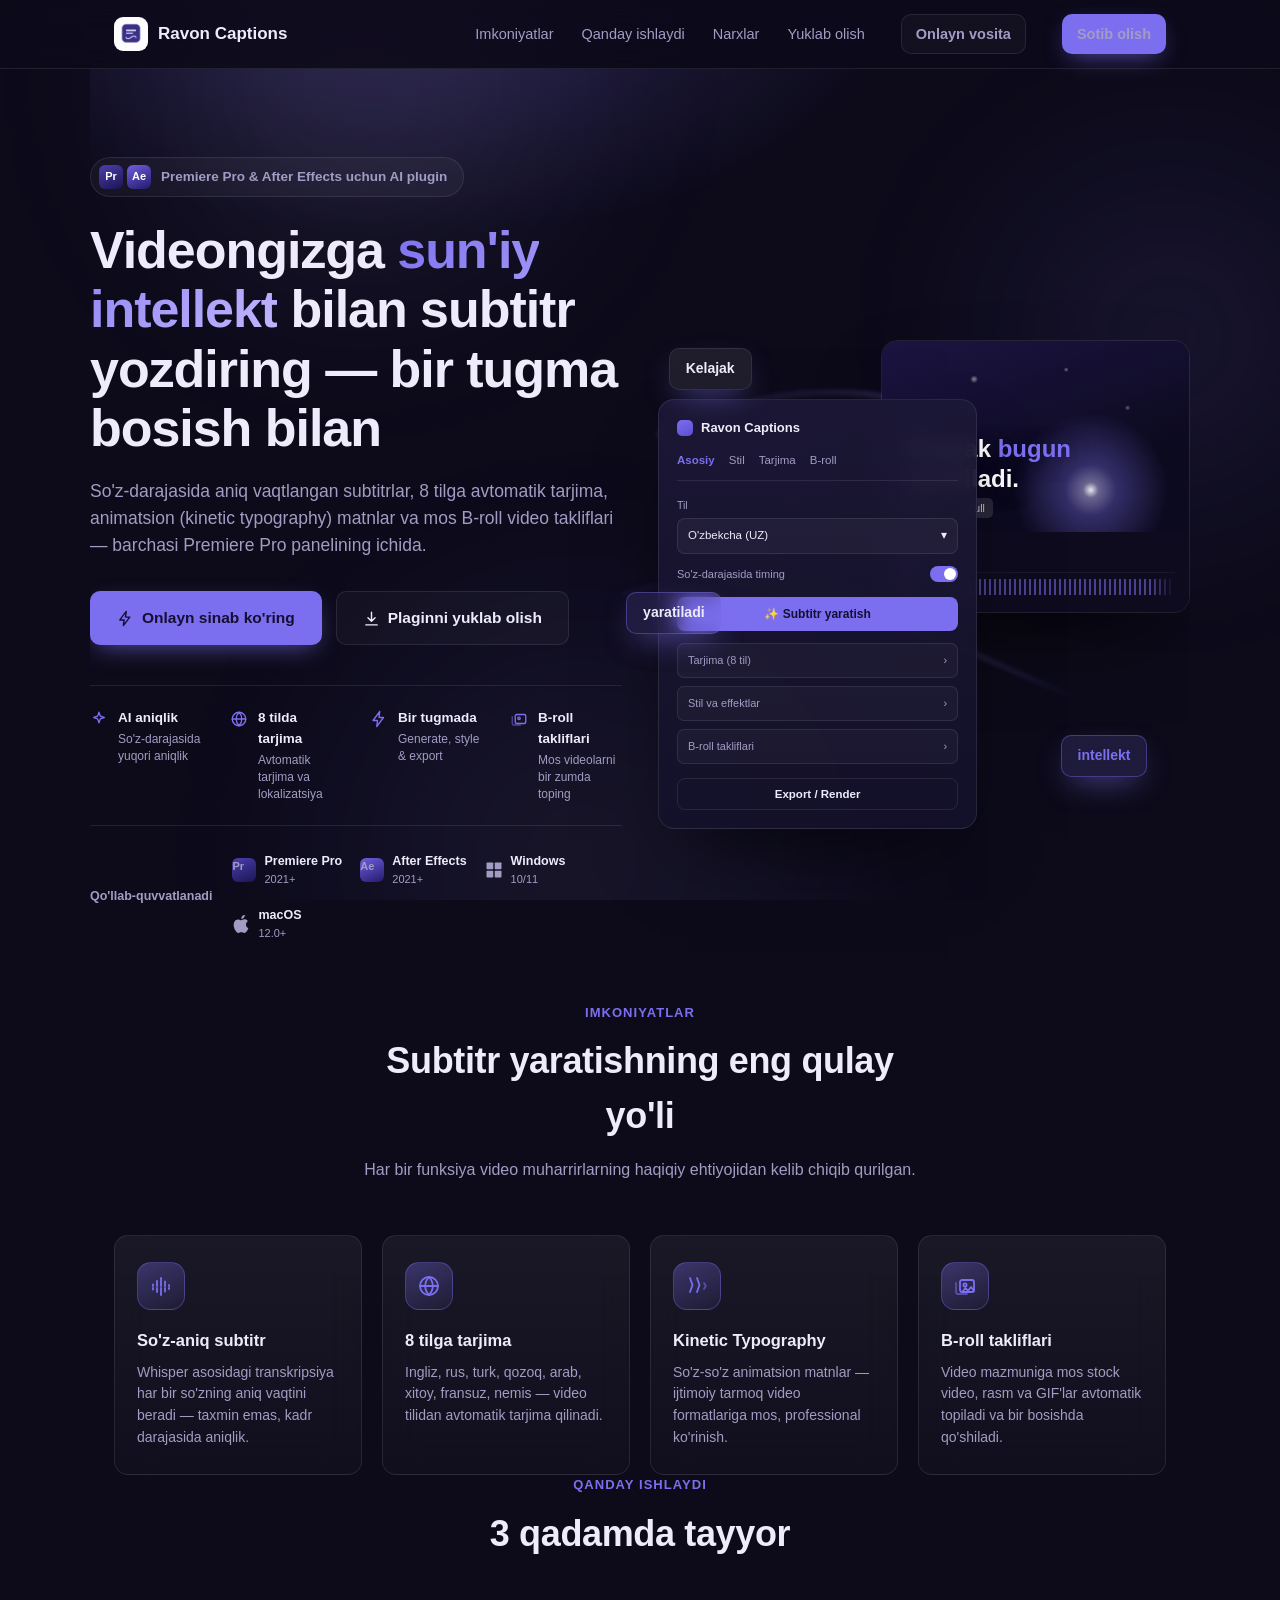
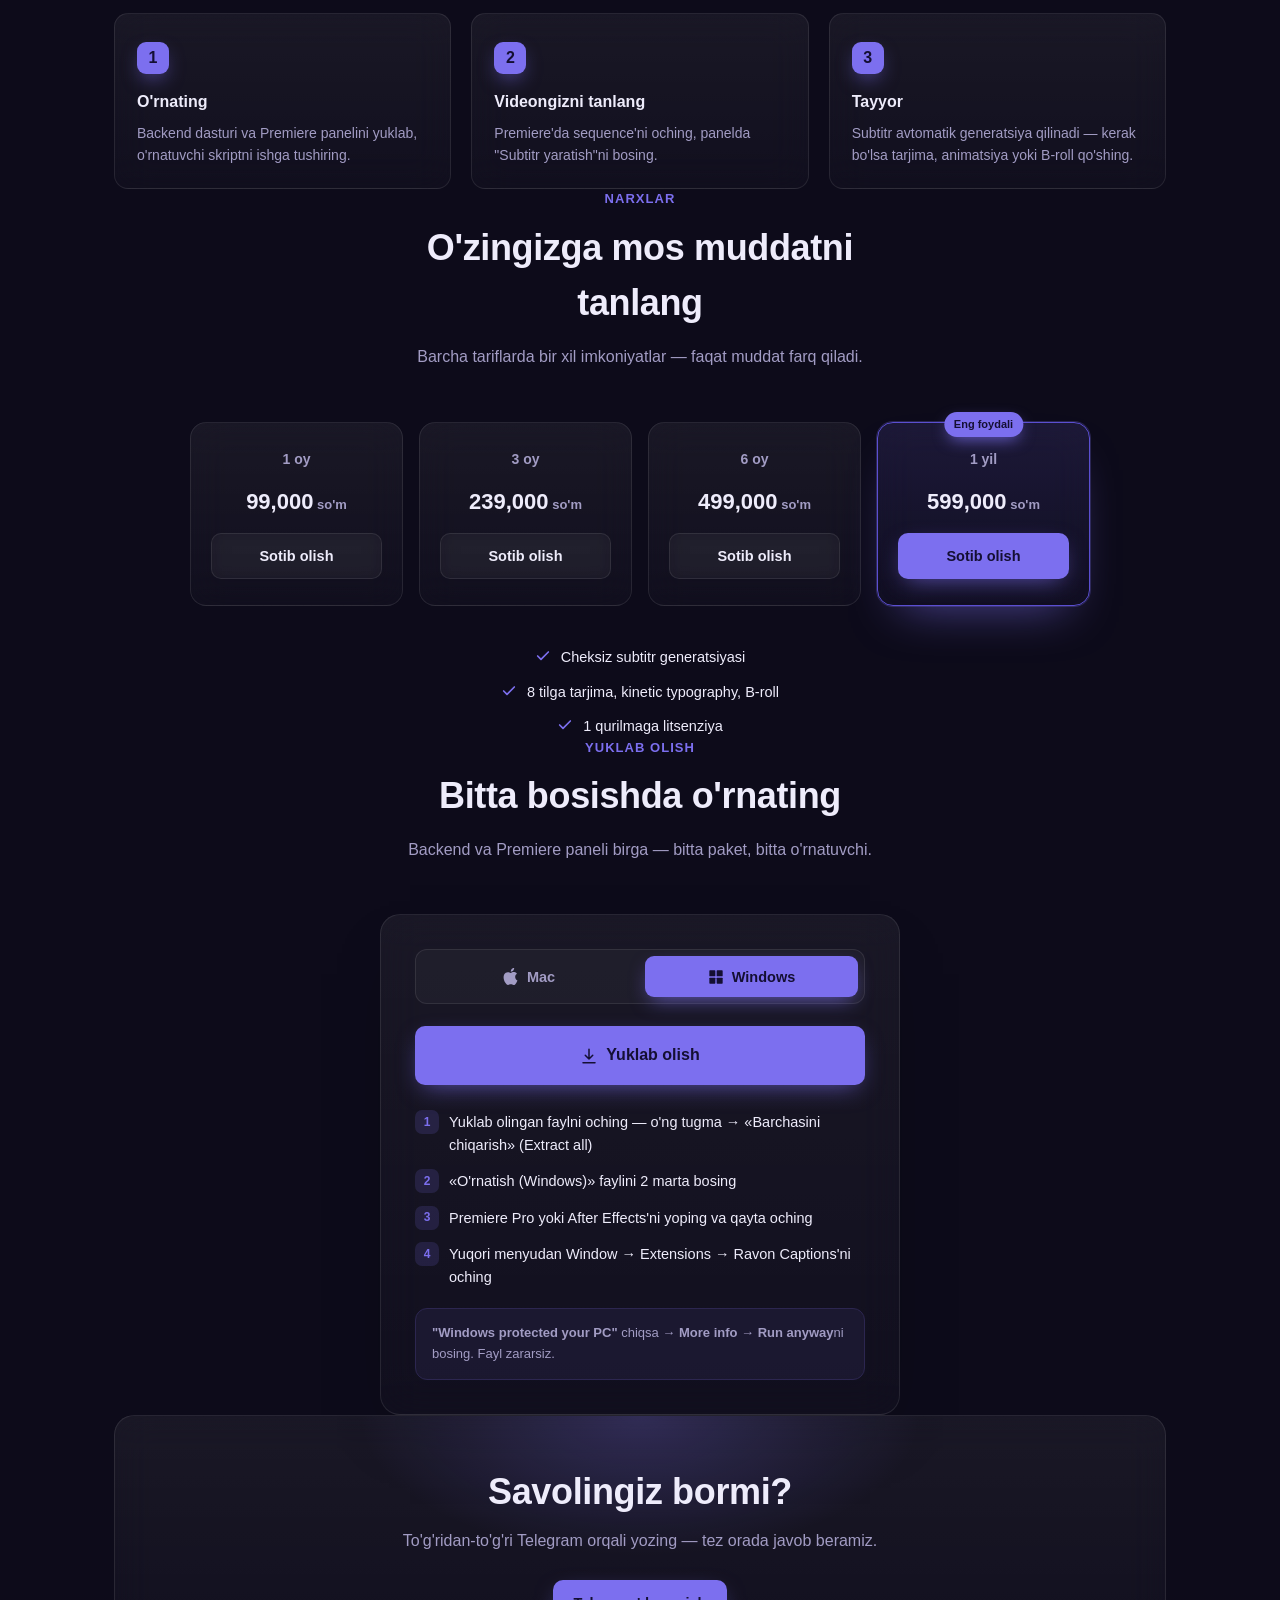
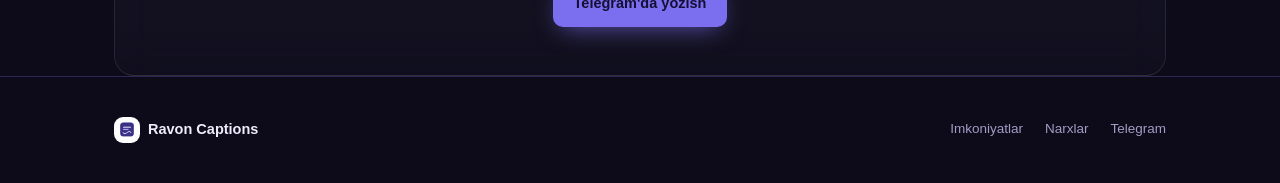
<file: website/index.html>
<!doctype html>
<html lang="uz">
<head>
<meta charset="UTF-8">
<meta name="viewport" content="width=device-width, initial-scale=1">
<title>Ravon Captions — Premiere Pro uchun AI subtitr generatori</title>
<meta name="description" content="Premiere Pro va After Effects uchun sun'iy intellekt subtitr generatori: so'z-aniq subtitrlar, 8 tilga tarjima, kinetic typography va B-roll takliflari.">
<link rel="icon" href="assets/logo.png">
<style>
  :root{
    --bg:#0d0b1a;
    --bg-elev:#161328;
    --bg-elev-2:#1c1836;
    --border:#2c2650;
    --text:#eeecfb;
    --text-dim:#a29cc4;
    --accent:#7c6fef;
    --accent-dim:#5b4fd1;
    --accent-soft:rgba(124,111,239,0.16);
    --glass:linear-gradient(180deg, rgba(255,255,255,0.055), rgba(255,255,255,0.018));
    --glass-border:rgba(255,255,255,0.09);
    --glass-hover-border:rgba(255,255,255,0.16);
    --radius:14px;
    --maxw:1100px;
    --ease:cubic-bezier(.16,1,.3,1);
  }
  *{box-sizing:border-box;}
  html{scroll-behavior:smooth;}
  body{
    margin:0;
    background:var(--bg);
    color:var(--text);
    font-family:-apple-system,BlinkMacSystemFont,"Segoe UI",Roboto,Helvetica,Arial,sans-serif;
    line-height:1.55;
    -webkit-font-smoothing:antialiased;
    position:relative;
    overflow-x:hidden;
  }
  a{color:inherit;}
  .wrap{max-width:var(--maxw);margin:0 auto;padding:0 24px;position:relative;}
  img,svg{display:block;max-width:100%;}
  svg{stroke-linecap:round;stroke-linejoin:round;}

  /* ---------- ambient background: soft white/lavender glow blobs mixed into the dark base ---------- */
  .bg-blobs{position:fixed;inset:0;z-index:-3;overflow:hidden;pointer-events:none;}
  .bg-blobs span{position:absolute;border-radius:50%;filter:blur(90px);opacity:.55;}
  .bg-blobs .b1{
    width:520px;height:520px;top:-180px;left:8%;
    background:radial-gradient(circle,rgba(255,255,255,0.16),rgba(124,111,239,0.10) 55%,transparent 72%);
    animation:drift1 22s ease-in-out infinite;
  }
  .bg-blobs .b2{
    width:460px;height:460px;top:12%;right:-120px;
    background:radial-gradient(circle,rgba(124,111,239,0.30),transparent 70%);
    animation:drift2 26s ease-in-out infinite;
  }
  .bg-blobs .b3{
    width:600px;height:600px;bottom:-260px;left:22%;
    background:radial-gradient(circle,rgba(255,255,255,0.10),rgba(91,79,209,0.16) 50%,transparent 72%);
    animation:drift1 30s ease-in-out infinite reverse;
  }
  @keyframes drift1{0%,100%{transform:translate(0,0) scale(1);}50%{transform:translate(40px,30px) scale(1.08);}}
  @keyframes drift2{0%,100%{transform:translate(0,0) scale(1);}50%{transform:translate(-35px,40px) scale(1.06);}}
  @media (prefers-reduced-motion:reduce){
    .bg-blobs span{animation:none;}
  }

  /* ---------- scroll-reveal motion ---------- */
  .reveal{opacity:0;transform:translateY(26px);transition:opacity .8s var(--ease),transform .8s var(--ease);}
  .reveal.in-view{opacity:1;transform:translateY(0);}
  @media (prefers-reduced-motion:reduce){
    .reveal{opacity:1;transform:none;transition:none;}
  }

  /* ---------- nav ---------- */
  header{
    position:sticky;top:0;z-index:50;
    background:rgba(13,11,26,0.72);
    backdrop-filter:blur(16px) saturate(140%);
    -webkit-backdrop-filter:blur(16px) saturate(140%);
    border-bottom:1px solid var(--glass-border);
    transition:background .3s;
  }
  nav.wrap{display:flex;align-items:center;justify-content:space-between;height:68px;}
  .brand{display:flex;align-items:center;gap:10px;font-weight:700;font-size:17px;text-decoration:none;}
  .brand .logo-img{width:34px;height:34px;border-radius:9px;flex-shrink:0;transition:transform .35s var(--ease);}
  .brand:hover .logo-img{transform:rotate(-6deg) scale(1.06);}
  .navlinks{display:flex;align-items:center;gap:28px;}
  .navlinks a{font-size:14.5px;color:var(--text-dim);text-decoration:none;transition:color .15s;position:relative;}
  .navlinks a:not(.btn)::after{
    content:"";position:absolute;left:0;bottom:-4px;width:0;height:1.5px;background:var(--accent);
    transition:width .25s var(--ease);
  }
  .navlinks a:not(.btn):hover::after{width:100%;}
  .navlinks a:hover{color:var(--text);}
  .btn{
    display:inline-flex;align-items:center;justify-content:center;gap:8px;
    padding:11px 20px;border-radius:10px;font-weight:600;font-size:14.5px;
    text-decoration:none;border:1px solid transparent;cursor:pointer;
    transition:transform .25s var(--ease), box-shadow .25s var(--ease), background .15s, border-color .15s;
    white-space:nowrap;position:relative;overflow:hidden;isolation:isolate;
  }
  .btn:active{transform:scale(.97);}
  .btn-accent{background:var(--accent);color:#140f33;box-shadow:0 8px 24px -8px rgba(124,111,239,0.7);}
  .btn-accent:hover{background:#9184f3;transform:translateY(-2px);box-shadow:0 14px 32px -10px rgba(124,111,239,0.85);}
  .btn-accent::after{
    content:"";position:absolute;inset:0;z-index:1;
    background:linear-gradient(115deg,transparent 30%,rgba(255,255,255,0.45) 48%,transparent 66%);
    transform:translateX(-120%);
  }
  .btn-accent:hover::after{transform:translateX(120%);transition:transform .7s var(--ease);}
  .btn-ghost{background:rgba(255,255,255,0.03);color:var(--text);border-color:var(--glass-border);backdrop-filter:blur(8px);}
  .btn-ghost:hover{border-color:var(--accent-dim);background:rgba(124,111,239,0.08);transform:translateY(-2px);}
  .btn-sm{padding:8px 14px;font-size:13.5px;}
  .navlinks .btn{margin-left:8px;}
  .navlinks-mobile-toggle{display:none;}

  @media (max-width:760px){
    .navlinks a:not(.btn){display:none;}
    .navlinks{gap:10px;}
  }

  /* ---------- hero ---------- */
  .hero-section{padding:88px 0 60px;position:relative;overflow:hidden;}
  .hero-section::before{
    content:"";position:absolute;inset:0;z-index:-1;
    background:radial-gradient(700px 380px at 30% -10%, rgba(124,111,239,0.26), transparent 70%);
  }
  .hero-grid{display:grid;grid-template-columns:1fr;gap:56px;align-items:center;}
  @media (min-width:960px){.hero-grid{grid-template-columns:1fr 1fr;gap:36px;}}
  .hero-left{text-align:center;}
  @media (min-width:960px){.hero-left{text-align:left;}}

  @keyframes fadeUp{from{opacity:0;transform:translateY(22px);}to{opacity:1;transform:translateY(0);}}
  .hero-left > *{animation:fadeUp .8s var(--ease) both;}
  .hero-left > .hero-badge{animation-delay:.04s;}
  .hero-left > h1{animation-delay:.12s;}
  .hero-left > .sub{animation-delay:.2s;}
  .hero-left > .hero-actions{animation-delay:.28s;}
  .hero-left > .hero-strip{animation-delay:.36s;}
  .hero-left > .hero-support{animation-delay:.44s;}
  .hero-visual{animation:fadeUp 1s var(--ease) .2s both;}
  @media (prefers-reduced-motion:reduce){.hero-left > *,.hero-visual{animation:none;}}

  .app-badge{
    display:inline-flex;align-items:center;justify-content:center;
    width:24px;height:24px;border-radius:6px;font-size:11px;font-weight:800;color:#fff;flex-shrink:0;
  }
  .app-badge.pr{background:linear-gradient(155deg,#4a3fb0,#1c1550);}
  .app-badge.ae{background:linear-gradient(155deg,#6f5fe0,#241a6b);}

  .hero-badge{
    display:inline-flex;align-items:center;gap:10px;
    padding:7px 16px 7px 8px;border-radius:999px;
    background:rgba(255,255,255,0.04);border:1px solid var(--glass-border);backdrop-filter:blur(8px);
    color:var(--text-dim);font-size:13.5px;font-weight:600;margin-bottom:24px;
  }
  .hero-badge .badges{display:flex;gap:4px;}

  h1{font-size:clamp(32px,4.6vw,52px);line-height:1.14;font-weight:800;margin:0 0 20px;letter-spacing:-0.02em;}
  h1 span{
    background:linear-gradient(135deg,var(--accent),#c2b8ff 55%,var(--accent));
    background-size:200% auto;-webkit-background-clip:text;background-clip:text;color:transparent;
    animation:shineText 5s linear infinite;
  }
  @keyframes shineText{to{background-position:200% center;}}
  .hero-left .sub{
    max-width:560px;margin:0 auto 32px;color:var(--text-dim);font-size:17.5px;
  }
  @media (min-width:960px){.hero-left .sub{margin:0 0 32px;}}
  .hero-actions{display:flex;gap:14px;justify-content:center;flex-wrap:wrap;margin-bottom:40px;}
  @media (min-width:960px){.hero-actions{justify-content:flex-start;}}
  .hero-actions .btn{padding:14px 26px;font-size:15.5px;}

  .hero-strip{
    display:grid;grid-template-columns:repeat(2,1fr);gap:18px 28px;
    padding:22px 0;border-top:1px solid var(--glass-border);border-bottom:1px solid var(--glass-border);
    margin-bottom:26px;
  }
  @media (min-width:640px){.hero-strip{grid-template-columns:repeat(4,1fr);}}
  .strip-item{display:flex;align-items:flex-start;gap:10px;text-align:left;}
  .strip-item svg{color:var(--accent);flex-shrink:0;margin-top:2px;}
  .strip-item strong{display:block;font-size:13.5px;font-weight:700;}
  .strip-item span{display:block;font-size:12px;color:var(--text-dim);margin-top:2px;line-height:1.4;}

  .hero-support{display:flex;flex-direction:column;gap:12px;}
  @media (min-width:640px){.hero-support{flex-direction:row;align-items:center;gap:20px;}}
  .support-label{font-size:12.5px;color:var(--text-dim);font-weight:600;white-space:nowrap;}
  .support-badges{display:flex;flex-wrap:wrap;gap:18px;justify-content:center;}
  @media (min-width:960px){.support-badges{justify-content:flex-start;}}
  .support-item{display:flex;align-items:center;gap:8px;}
  .support-item svg{color:var(--text-dim);}
  .support-item strong{display:block;font-size:12.5px;font-weight:700;}
  .support-item span{display:block;font-size:11px;color:var(--text-dim);}

  /* ---------- hero visual: panel + video mockups, floating chips, glow swoosh ---------- */
  .hero-visual{position:relative;min-height:420px;pointer-events:none;}
  .hero-visual .swoosh{position:absolute;inset:-10% -10%;width:120%;height:120%;z-index:0;opacity:.8;pointer-events:none;}
  @keyframes floatChip{0%,100%{transform:translateY(0) rotate(var(--rot,0deg));}50%{transform:translateY(-10px) rotate(var(--rot,0deg));}}
  .chip{
    position:absolute;z-index:3;padding:9px 16px;border-radius:10px;font-weight:700;font-size:14px;
    background:rgba(124,111,239,0.16);border:1px solid rgba(124,111,239,0.4);
    backdrop-filter:blur(10px);color:var(--text);box-shadow:0 12px 30px -10px rgba(124,111,239,0.6);
    animation:floatChip 5s ease-in-out infinite;white-space:nowrap;
  }
  .chip-1{top:2%;left:2%;--rot:-4deg;background:rgba(255,255,255,0.08);border-color:var(--glass-border);animation-delay:.2s;}
  .chip-2{bottom:30%;left:-6%;--rot:-3deg;animation-delay:1.1s;}
  .chip-3{bottom:-4%;right:8%;--rot:-2deg;animation-delay:2s;color:var(--accent);}

  .panel-mock{
    position:absolute;top:14%;left:0;width:60%;z-index:2;
    background:linear-gradient(180deg,rgba(28,24,54,0.92),rgba(20,17,42,0.92));
    border:1px solid var(--glass-border);border-radius:16px;padding:18px;
    box-shadow:0 40px 80px -30px rgba(0,0,0,0.7);backdrop-filter:blur(10px);
  }
  .panel-mock-head{display:flex;align-items:center;gap:8px;font-size:13px;font-weight:700;margin-bottom:14px;}
  .panel-mock-head .logo-dot{width:16px;height:16px;border-radius:5px;background:linear-gradient(155deg,var(--accent),var(--accent-dim));flex-shrink:0;}
  .panel-mock-tabs{display:flex;gap:14px;font-size:11.5px;color:var(--text-dim);margin-bottom:16px;border-bottom:1px solid var(--glass-border);padding-bottom:10px;}
  .panel-mock-tabs span.active{color:var(--accent);font-weight:700;}
  .panel-mock-field label{display:block;font-size:10.5px;color:var(--text-dim);margin-bottom:5px;}
  .panel-mock-select{
    display:flex;align-items:center;justify-content:space-between;
    background:rgba(255,255,255,0.04);border:1px solid var(--glass-border);border-radius:8px;
    padding:8px 10px;font-size:11.5px;margin-bottom:12px;
  }
  .panel-mock-toggle-row{display:flex;align-items:center;justify-content:space-between;font-size:11px;color:var(--text-dim);margin-bottom:14px;}
  .panel-mock-toggle{width:28px;height:16px;border-radius:999px;background:rgba(255,255,255,0.1);position:relative;flex-shrink:0;}
  .panel-mock-toggle.on{background:var(--accent);}
  .panel-mock-toggle.on::after{content:"";position:absolute;top:2px;right:2px;width:12px;height:12px;border-radius:50%;background:#fff;}
  .panel-mock-btn{
    width:100%;padding:10px;border-radius:8px;border:none;background:var(--accent);color:#140f33;
    font-weight:700;font-size:12px;margin-bottom:12px;font-family:inherit;
  }
  .panel-mock-list{display:flex;flex-direction:column;gap:8px;margin-bottom:14px;}
  .panel-mock-list div{
    display:flex;align-items:center;justify-content:space-between;
    font-size:11px;color:var(--text-dim);background:rgba(255,255,255,0.03);
    border:1px solid var(--glass-border);border-radius:7px;padding:8px 10px;
  }
  .panel-mock-list div::after{content:"›";color:var(--text-dim);}
  .panel-mock-export{
    width:100%;padding:9px;border-radius:8px;border:1px solid var(--glass-border);background:transparent;
    color:var(--text);font-weight:600;font-size:11.5px;font-family:inherit;
  }

  .video-mock{
    position:absolute;top:0;right:0;width:58%;z-index:1;
    border-radius:16px;overflow:hidden;border:1px solid var(--glass-border);
    box-shadow:0 40px 90px -30px rgba(0,0,0,0.75);
  }
  .video-mock-preview{
    position:relative;aspect-ratio:16/10;
    background:
      radial-gradient(circle at 68% 78%, rgba(255,255,255,0.9) 0%, rgba(200,190,255,0.5) 3%, rgba(124,111,239,0.35) 10%, transparent 30%),
      radial-gradient(circle at 30% 20%, rgba(255,255,255,0.5) 0%, transparent 1.5%),
      radial-gradient(circle at 60% 15%, rgba(255,255,255,0.4) 0%, transparent 1%),
      radial-gradient(circle at 80% 35%, rgba(255,255,255,0.35) 0%, transparent 1%),
      radial-gradient(circle at 15% 60%, rgba(255,255,255,0.3) 0%, transparent 1%),
      linear-gradient(160deg,#1c1442,#0c0a1f 70%);
  }
  .video-caption{
    position:absolute;left:8%;bottom:20%;right:8%;
    font-size:clamp(16px,2.2vw,24px);font-weight:800;color:#fff;line-height:1.25;
    text-shadow:0 4px 20px rgba(0,0,0,0.5);
  }
  .video-caption span{color:var(--accent);}
  .video-time{
    position:absolute;left:14px;bottom:14px;display:flex;align-items:center;gap:8px;
    font-size:10.5px;color:rgba(255,255,255,0.75);
  }
  .video-time span{background:rgba(255,255,255,0.12);padding:2px 8px;border-radius:5px;}
  .video-mock-timeline{background:rgba(15,12,32,0.95);padding:12px 14px;}
  .timeline-track{
    display:flex;align-items:center;gap:8px;font-size:10px;color:var(--text-dim);
    padding:5px 0;border-top:1px solid rgba(255,255,255,0.05);
  }
  .timeline-track:first-child{border-top:none;}
  .timeline-track .tag{background:var(--accent-soft);color:var(--accent);padding:1px 6px;border-radius:4px;font-weight:700;}
  .waveform{
    flex:1;height:16px;
    background:repeating-linear-gradient(90deg,var(--accent) 0 2px,transparent 2px 5px);
    opacity:.55;mask-image:linear-gradient(90deg,transparent,#000 10%,#000 90%,transparent);
  }

  @media (max-width:959px){
    .hero-visual{min-height:340px;transform:scale(.82);margin:0 -10%;}
  }
  @media (max-width:520px){
    .hero-visual{display:none;}
  }

  /* ---------- sections ---------- */
  section{padding:88px 0;}
  .section-head{text-align:center;max-width:560px;margin:0 auto 52px;}
  .kicker{color:var(--accent);font-weight:700;font-size:13px;text-transform:uppercase;letter-spacing:.08em;margin-bottom:10px;}
  h2{font-size:clamp(26px,3.4vw,36px);font-weight:800;margin:0 0 14px;letter-spacing:-0.01em;}
  .section-head p{color:var(--text-dim);font-size:16px;margin:0;}

  /* ---------- features ---------- */
  .features{display:grid;grid-template-columns:repeat(2,1fr);gap:20px;}
  @media (min-width:820px){.features{grid-template-columns:repeat(4,1fr);}}
  .feature-card{
    background:var(--glass);border:1px solid var(--glass-border);border-radius:var(--radius);
    padding:26px 22px;backdrop-filter:blur(18px);-webkit-backdrop-filter:blur(18px);
    transition:transform .35s var(--ease),box-shadow .35s var(--ease),border-color .35s var(--ease);
  }
  .feature-card:hover{
    transform:translateY(-6px);border-color:var(--glass-hover-border);
    box-shadow:0 24px 48px -24px rgba(124,111,239,0.55);
  }
  .feature-icon{
    width:48px;height:48px;border-radius:14px;
    background:linear-gradient(155deg,rgba(124,111,239,0.35),rgba(124,111,239,0.08));
    border:1px solid rgba(124,111,239,0.35);
    display:flex;align-items:center;justify-content:center;margin-bottom:18px;color:var(--accent);
    transition:transform .35s var(--ease);
  }
  .feature-card:hover .feature-icon{transform:scale(1.08) rotate(-4deg);}
  .feature-card h3{font-size:16.5px;margin:0 0 8px;font-weight:700;}
  .feature-card p{font-size:14px;color:var(--text-dim);margin:0;}

  /* ---------- how it works ---------- */
  .steps{display:grid;grid-template-columns:1fr;gap:20px;counter-reset:step;}
  @media (min-width:760px){.steps{grid-template-columns:repeat(3,1fr);}}
  .step{
    position:relative;padding:28px 22px 22px;background:var(--glass);border:1px solid var(--glass-border);
    border-radius:var(--radius);backdrop-filter:blur(18px);-webkit-backdrop-filter:blur(18px);
    transition:transform .35s var(--ease),box-shadow .35s var(--ease),border-color .35s var(--ease);
  }
  .step:hover{transform:translateY(-6px);border-color:var(--glass-hover-border);box-shadow:0 24px 48px -24px rgba(124,111,239,0.5);}
  .step .num{
    width:32px;height:32px;border-radius:9px;background:var(--accent);color:#140f33;
    display:flex;align-items:center;justify-content:center;font-weight:800;margin-bottom:16px;
    box-shadow:0 8px 20px -6px rgba(124,111,239,0.7);
  }
  .step h3{font-size:16px;margin:0 0 8px;font-weight:700;}
  .step p{font-size:14px;color:var(--text-dim);margin:0;}

  /* ---------- pricing ---------- */
  .pricing-card{
    max-width:420px;margin:0 auto;background:linear-gradient(180deg,var(--bg-elev-2),var(--bg-elev));
    border:1px solid var(--border);border-radius:20px;padding:40px 34px;text-align:center;
  }
  .price{font-size:38px;font-weight:800;margin:18px 0 6px;}
  .price small{font-size:15px;font-weight:600;color:var(--text-dim);}
  .pricing-card .badge{
    display:inline-block;padding:5px 12px;border-radius:999px;background:var(--accent-soft);
    color:var(--accent);font-size:12.5px;font-weight:700;margin-bottom:10px;
  }
  .plist{list-style:none;padding:0;margin:26px 0 30px;text-align:left;display:flex;flex-direction:column;gap:12px;}
  .plist li{display:flex;gap:10px;font-size:14.5px;color:var(--text);align-items:flex-start;}
  .plist li svg{flex-shrink:0;margin-top:2px;color:var(--accent);}
  .pricing-card .btn{width:100%;padding:14px;font-size:15px;}

  .pricing-grid{display:grid;grid-template-columns:repeat(2,1fr);gap:16px;max-width:900px;margin:0 auto;}
  @media (min-width:820px){.pricing-grid{grid-template-columns:repeat(4,1fr);}}
  .ptier{
    position:relative;background:var(--glass);border:1px solid var(--glass-border);border-radius:16px;
    padding:26px 20px;text-align:center;display:flex;flex-direction:column;gap:14px;
    backdrop-filter:blur(18px);-webkit-backdrop-filter:blur(18px);
    transition:transform .35s var(--ease),box-shadow .35s var(--ease),border-color .35s var(--ease);
  }
  .ptier:hover{transform:translateY(-6px);border-color:var(--glass-hover-border);box-shadow:0 24px 48px -24px rgba(124,111,239,0.5);}
  .ptier-best{
    border-color:var(--accent-dim);
    background:linear-gradient(180deg,rgba(124,111,239,0.14),rgba(124,111,239,0.04));
    box-shadow:0 0 0 1px rgba(124,111,239,0.25),0 24px 48px -24px rgba(124,111,239,0.6);
  }
  .ptier-badge{
    position:absolute;top:-11px;left:50%;transform:translateX(-50%);
    background:var(--accent);color:#140f33;font-size:11px;font-weight:800;
    padding:4px 10px;border-radius:999px;white-space:nowrap;
    box-shadow:0 6px 16px -4px rgba(124,111,239,0.8);
  }
  .ptier-name{font-size:14px;color:var(--text-dim);font-weight:600;}
  .ptier-price{font-size:22px;font-weight:800;}
  .ptier-price span{font-size:13px;font-weight:600;color:var(--text-dim);}
  .plist-center{max-width:520px;margin:40px auto 0;align-items:center;}
  .plist-center li{justify-content:center;}

  /* ---------- download ---------- */
  .dl-grid{display:grid;grid-template-columns:1fr;gap:20px;}
  @media (min-width:760px){.dl-grid{grid-template-columns:1fr 1fr;}}
  .dl-card{background:var(--bg-elev);border:1px solid var(--border);border-radius:var(--radius);padding:28px;}
  .dl-card h3{display:flex;align-items:center;gap:10px;font-size:18px;margin:0 0 6px;}
  .dl-card p.hint{color:var(--text-dim);font-size:13.5px;margin:0 0 20px;}
  .dl-steps{list-style:none;padding:0;margin:0 0 22px;counter-reset:dl;display:flex;flex-direction:column;gap:10px;}
  .dl-steps li{counter-increment:dl;font-size:14px;color:var(--text-dim);padding-left:26px;position:relative;}
  .dl-steps li::before{
    content:counter(dl);position:absolute;left:0;top:0;
    width:18px;height:18px;border-radius:5px;background:var(--bg-elev-2);border:1px solid var(--border);
    font-size:11px;font-weight:700;color:var(--text);display:flex;align-items:center;justify-content:center;
  }
  .dl-card .btn{width:100%;}
  .dl-note{font-size:12.5px;color:var(--text-dim);margin-top:14px;}

  .install-card{
    max-width:520px;margin:0 auto;background:var(--glass);border:1px solid var(--glass-border);
    border-radius:20px;padding:34px;backdrop-filter:blur(20px);-webkit-backdrop-filter:blur(20px);
    box-shadow:0 30px 60px -30px rgba(0,0,0,0.5);
  }
  .platform-toggle{display:flex;gap:10px;background:rgba(255,255,255,0.03);border:1px solid var(--glass-border);border-radius:12px;padding:6px;margin-bottom:22px;}
  .ptab{
    flex:1;display:flex;align-items:center;justify-content:center;gap:8px;
    padding:12px;border-radius:9px;border:none;background:transparent;color:var(--text-dim);
    font-size:14.5px;font-weight:700;cursor:pointer;transition:background .25s var(--ease),color .25s,transform .25s var(--ease);font-family:inherit;
  }
  .ptab-active{background:var(--accent);color:#140f33;box-shadow:0 8px 20px -6px rgba(124,111,239,0.7);}
  .install-btn{width:100%;padding:16px;font-size:16px;margin-bottom:26px;}
  .install-steps{list-style:none;padding:0;margin:0 0 20px;counter-reset:ins;display:flex;flex-direction:column;gap:14px;}
  .install-steps li{counter-increment:ins;font-size:14.5px;padding-left:34px;position:relative;}
  .install-steps li::before{
    content:counter(ins);position:absolute;left:0;top:-1px;
    width:24px;height:24px;border-radius:7px;background:var(--accent-soft);color:var(--accent);
    font-size:12px;font-weight:800;display:flex;align-items:center;justify-content:center;
  }
  .install-warn{
    background:rgba(124,111,239,0.08);border:1px solid var(--border);border-radius:12px;
    padding:14px 16px;font-size:13px;color:var(--text-dim);line-height:1.6;
  }

  /* ---------- stagger delays for grid reveal ---------- */
  .features .feature-card:nth-child(1){transition-delay:.05s;}
  .features .feature-card:nth-child(2){transition-delay:.12s;}
  .features .feature-card:nth-child(3){transition-delay:.19s;}
  .features .feature-card:nth-child(4){transition-delay:.26s;}
  .steps .step:nth-child(1){transition-delay:.05s;}
  .steps .step:nth-child(2){transition-delay:.14s;}
  .steps .step:nth-child(3){transition-delay:.23s;}
  .pricing-grid .ptier:nth-child(1){transition-delay:.05s;}
  .pricing-grid .ptier:nth-child(2){transition-delay:.12s;}
  .pricing-grid .ptier:nth-child(3){transition-delay:.19s;}
  .pricing-grid .ptier:nth-child(4){transition-delay:.26s;}

  /* ---------- footer ---------- */
  footer{border-top:1px solid var(--border);padding:40px 0;}
  .foot-row{display:flex;flex-wrap:wrap;gap:16px;align-items:center;justify-content:space-between;}
  footer .brand{font-size:14.5px;}
  .foot-links{display:flex;gap:22px;font-size:13.5px;color:var(--text-dim);}
  .foot-links a{text-decoration:none;}
  .foot-links a:hover{color:var(--text);}

  .cta-band{
    background:var(--glass);border:1px solid var(--glass-border);border-radius:20px;
    padding:48px 32px;text-align:center;backdrop-filter:blur(18px);-webkit-backdrop-filter:blur(18px);
    position:relative;overflow:hidden;
  }
  .cta-band::before{
    content:"";position:absolute;inset:0;z-index:-1;
    background:radial-gradient(400px 200px at 50% 0%,rgba(124,111,239,0.25),transparent 70%);
  }
  .cta-band h2{margin-bottom:10px;}
  .cta-band p{color:var(--text-dim);margin:0 0 26px;}
</style>
</head>
<body>

<div class="bg-blobs"><span class="b1"></span><span class="b2"></span><span class="b3"></span></div>

<header>
  <nav class="wrap">
    <a href="#" class="brand">
      <img src="assets/logo.png" alt="Ravon Captions" class="logo-img">
      Ravon Captions
    </a>
    <div class="navlinks">
      <a href="#imkoniyatlar">Imkoniyatlar</a>
      <a href="#qanday-ishlaydi">Qanday ishlaydi</a>
      <a href="#narxlar">Narxlar</a>
      <a href="#yuklab-olish">Yuklab olish</a>
      <a href="subtitr.html" class="btn btn-ghost btn-sm">Onlayn vosita</a>
      <a href="https://t.me/ravoncaptions_bot" class="btn btn-accent btn-sm" target="_blank" rel="noopener">Sotib olish</a>
    </div>
  </nav>
</header>

<main>

  <section class="hero-section wrap">
    <div class="hero-grid">
      <div class="hero-left">
        <div class="hero-badge">
          <span class="badges"><span class="app-badge pr">Pr</span><span class="app-badge ae">Ae</span></span>
          Premiere Pro &amp; After Effects uchun AI plugin
        </div>
        <h1>Videongizga <span>sun'iy intellekt</span> bilan subtitr yozdiring — bir tugma bosish bilan</h1>
        <p class="sub">So'z-darajasida aniq vaqtlangan subtitrlar, 8 tilga avtomatik tarjima, animatsion (kinetic typography) matnlar va mos B-roll video takliflari — barchasi Premiere Pro panelining ichida.</p>
        <div class="hero-actions">
          <a href="subtitr.html" class="btn btn-accent">
            <svg width="17" height="17" viewBox="0 0 24 24" fill="none" stroke="currentColor" stroke-width="2"><path d="M13 2L4 14h6l-1 8 9-12h-6l1-8z"/></svg>
            Onlayn sinab ko'ring
          </a>
          <a href="#yuklab-olish" class="btn btn-ghost">
            <svg width="17" height="17" viewBox="0 0 24 24" fill="none" stroke="currentColor" stroke-width="2"><path d="M12 3v13m0 0l-5-5m5 5l5-5M4 21h16"/></svg>
            Plaginni yuklab olish
          </a>
        </div>
        <div class="hero-strip">
          <div class="strip-item">
            <svg width="18" height="18" viewBox="0 0 24 24" fill="none" stroke="currentColor" stroke-width="1.8"><path d="M12 3l1.8 5.2L19 10l-5.2 1.8L12 17l-1.8-5.2L5 10l5.2-1.8L12 3z"/></svg>
            <div><strong>AI aniqlik</strong><span>So'z-darajasida yuqori aniqlik</span></div>
          </div>
          <div class="strip-item">
            <svg width="18" height="18" viewBox="0 0 24 24" fill="none" stroke="currentColor" stroke-width="1.8"><circle cx="12" cy="12" r="9"/><path d="M3 12h18M12 3c2.5 2.6 3.8 5.7 3.8 9s-1.3 6.4-3.8 9c-2.5-2.6-3.8-5.7-3.8-9S9.5 5.6 12 3z"/></svg>
            <div><strong>8 tilda tarjima</strong><span>Avtomatik tarjima va lokalizatsiya</span></div>
          </div>
          <div class="strip-item">
            <svg width="18" height="18" viewBox="0 0 24 24" fill="none" stroke="currentColor" stroke-width="1.8" stroke-linejoin="round"><path d="M13 2L4 14h6l-1 8 9-12h-6l1-8z"/></svg>
            <div><strong>Bir tugmada</strong><span>Generate, style &amp; export</span></div>
          </div>
          <div class="strip-item">
            <svg width="18" height="18" viewBox="0 0 24 24" fill="none" stroke="currentColor" stroke-width="1.8"><rect x="7" y="6" width="14" height="12" rx="2"/><path d="M3 9v9a2 2 0 002 2h9" opacity=".55"/><circle cx="12" cy="11" r="1.6"/></svg>
            <div><strong>B-roll takliflari</strong><span>Mos videolarni bir zumda toping</span></div>
          </div>
        </div>
        <div class="hero-support">
          <span class="support-label">Qo'llab-quvvatlanadi</span>
          <div class="support-badges">
            <div class="support-item"><span class="app-badge pr">Pr</span><div><strong>Premiere Pro</strong><span>2021+</span></div></div>
            <div class="support-item"><span class="app-badge ae">Ae</span><div><strong>After Effects</strong><span>2021+</span></div></div>
            <div class="support-item">
              <svg width="18" height="18" viewBox="0 0 24 24" fill="currentColor"><rect x="2" y="2" width="9" height="9" rx="1"/><rect x="13" y="2" width="9" height="9" rx="1"/><rect x="2" y="13" width="9" height="9" rx="1"/><rect x="13" y="13" width="9" height="9" rx="1"/></svg>
              <div><strong>Windows</strong><span>10/11</span></div>
            </div>
            <div class="support-item">
              <svg width="18" height="18" viewBox="0 0 24 24" fill="currentColor"><path d="M12.152 6.896c-.948 0-2.415-1.078-3.96-1.04-2.04.027-3.91 1.183-4.961 3.014-2.117 3.675-.546 9.103 1.519 12.09 1.013 1.454 2.208 3.09 3.792 3.039 1.52-.065 2.09-.987 3.935-.987 1.831 0 2.35.987 3.96.948 1.637-.026 2.676-1.48 3.676-2.948 1.156-1.688 1.636-3.325 1.662-3.415-.039-.013-3.182-1.221-3.22-4.857-.026-3.04 2.48-4.494 2.597-4.559-1.429-2.09-3.623-2.324-4.39-2.376-2-.156-3.675 1.09-4.61 1.09zm3.83-3.435c.843-1.012 1.4-2.427 1.245-3.83-1.207.052-2.662.805-3.532 1.818-.78.896-1.454 2.338-1.273 3.714 1.338.104 2.717-.688 3.56-1.701z"/></svg>
              <div><strong>macOS</strong><span>12.0+</span></div>
            </div>
          </div>
        </div>
      </div>

      <div class="hero-visual" aria-hidden="true">
        <svg class="swoosh" viewBox="0 0 600 500" fill="none">
          <defs>
            <linearGradient id="swooshGrad" x1="0" y1="0" x2="1" y2="1">
              <stop offset="0%" stop-color="#7c6fef" stop-opacity="0"/>
              <stop offset="45%" stop-color="#9184f3" stop-opacity=".9"/>
              <stop offset="100%" stop-color="#7c6fef" stop-opacity="0"/>
            </linearGradient>
            <filter id="swooshBlur"><feGaussianBlur stdDeviation="3"/></filter>
          </defs>
          <path d="M60 120 C 220 40, 380 60, 560 180" stroke="url(#swooshGrad)" stroke-width="3" filter="url(#swooshBlur)"/>
          <path d="M20 300 C 200 240, 340 340, 540 420" stroke="url(#swooshGrad)" stroke-width="3" filter="url(#swooshBlur)"/>
        </svg>
        <div class="chip chip-1">Kelajak</div>
        <div class="chip chip-2">yaratiladi</div>
        <div class="chip chip-3">intellekt</div>

        <div class="panel-mock">
          <div class="panel-mock-head"><span class="logo-dot"></span> Ravon Captions</div>
          <div class="panel-mock-tabs"><span class="active">Asosiy</span><span>Stil</span><span>Tarjima</span><span>B-roll</span></div>
          <div class="panel-mock-field">
            <label>Til</label>
            <div class="panel-mock-select"><span>O'zbekcha (UZ)</span><span>▾</span></div>
          </div>
          <div class="panel-mock-toggle-row"><span>So'z-darajasida timing</span><span class="panel-mock-toggle on"></span></div>
          <button class="panel-mock-btn">✨ Subtitr yaratish</button>
          <div class="panel-mock-list">
            <div>Tarjima (8 til)</div>
            <div>Stil va effektlar</div>
            <div>B-roll takliflari</div>
          </div>
          <button class="panel-mock-export">Export / Render</button>
        </div>

        <div class="video-mock">
          <div class="video-mock-preview">
            <div class="video-caption">Kelajak <span>bugun</span> yaratiladi.</div>
            <div class="video-time">00:00:04:12 <span>Full</span></div>
          </div>
          <div class="video-mock-timeline">
            <div class="timeline-track"><span class="tag">V2</span> Subtitle</div>
            <div class="timeline-track"><span class="tag">A1</span> <span class="waveform"></span></div>
          </div>
        </div>
      </div>
    </div>
  </section>

  <section id="imkoniyatlar" class="wrap">
    <div class="section-head reveal">
      <div class="kicker">Imkoniyatlar</div>
      <h2>Subtitr yaratishning eng qulay yo'li</h2>
      <p>Har bir funksiya video muharrirlarning haqiqiy ehtiyojidan kelib chiqib qurilgan.</p>
    </div>
    <div class="features">
      <div class="feature-card reveal">
        <div class="feature-icon">
          <svg width="24" height="24" viewBox="0 0 24 24" fill="none" stroke="currentColor" stroke-width="1.8" stroke-linecap="round" stroke-linejoin="round"><path d="M4 12v-1.5M8 12V7M12 12V4M16 12V7.5M20 12v-1"/><path d="M4 14v1.5M8 14v4M12 14v7M16 14v3.5M20 14v1"/></svg>
        </div>
        <h3>So'z-aniq subtitr</h3>
        <p>Whisper asosidagi transkripsiya har bir so'zning aniq vaqtini beradi — taxmin emas, kadr darajasida aniqlik.</p>
      </div>
      <div class="feature-card reveal">
        <div class="feature-icon">
          <svg width="24" height="24" viewBox="0 0 24 24" fill="none" stroke="currentColor" stroke-width="1.8" stroke-linecap="round" stroke-linejoin="round"><circle cx="12" cy="12" r="9"/><path d="M3 12h18M12 3c2.5 2.6 3.8 5.7 3.8 9s-1.3 6.4-3.8 9c-2.5-2.6-3.8-5.7-3.8-9S9.5 5.6 12 3z"/></svg>
        </div>
        <h3>8 tilga tarjima</h3>
        <p>Ingliz, rus, turk, qozoq, arab, xitoy, fransuz, nemis — video tilidan avtomatik tarjima qilinadi.</p>
      </div>
      <div class="feature-card reveal">
        <div class="feature-icon">
          <svg width="24" height="24" viewBox="0 0 24 24" fill="none" stroke="currentColor" stroke-width="1.8" stroke-linecap="round" stroke-linejoin="round"><path d="M5 4l2.5 7L5 18M12 4l2.5 7L12 18"/><path d="M19 9l1.8 3L19 15" opacity=".55"/></svg>
        </div>
        <h3>Kinetic Typography</h3>
        <p>So'z-so'z animatsion matnlar — ijtimoiy tarmoq video formatlariga mos, professional ko'rinish.</p>
      </div>
      <div class="feature-card reveal">
        <div class="feature-icon">
          <svg width="24" height="24" viewBox="0 0 24 24" fill="none" stroke="currentColor" stroke-width="1.8" stroke-linecap="round" stroke-linejoin="round"><rect x="7" y="6" width="14" height="12" rx="2"/><path d="M3 9v9a2 2 0 002 2h9" opacity=".55"/><circle cx="12" cy="11" r="1.6"/><path d="M9 18l3.5-4 2.5 2.8L18 13l3 4"/></svg>
        </div>
        <h3>B-roll takliflari</h3>
        <p>Video mazmuniga mos stock video, rasm va GIF'lar avtomatik topiladi va bir bosishda qo'shiladi.</p>
      </div>
    </div>
  </section>

  <section id="qanday-ishlaydi" class="wrap">
    <div class="section-head reveal">
      <div class="kicker">Qanday ishlaydi</div>
      <h2>3 qadamda tayyor</h2>
    </div>
    <div class="steps">
      <div class="step reveal">
        <div class="num">1</div>
        <h3>O'rnating</h3>
        <p>Backend dasturi va Premiere panelini yuklab, o'rnatuvchi skriptni ishga tushiring.</p>
      </div>
      <div class="step reveal">
        <div class="num">2</div>
        <h3>Videongizni tanlang</h3>
        <p>Premiere'da sequence'ni oching, panelda "Subtitr yaratish"ni bosing.</p>
      </div>
      <div class="step reveal">
        <div class="num">3</div>
        <h3>Tayyor</h3>
        <p>Subtitr avtomatik generatsiya qilinadi — kerak bo'lsa tarjima, animatsiya yoki B-roll qo'shing.</p>
      </div>
    </div>
  </section>

  <section id="narxlar" class="wrap">
    <div class="section-head reveal">
      <div class="kicker">Narxlar</div>
      <h2>O'zingizga mos muddatni tanlang</h2>
      <p>Barcha tariflarda bir xil imkoniyatlar — faqat muddat farq qiladi.</p>
    </div>
    <div class="pricing-grid">
      <div class="ptier reveal">
        <div class="ptier-name">1 oy</div>
        <div class="ptier-price">99,000<span> so'm</span></div>
        <a href="https://t.me/ravoncaptions_bot?start=1m" class="btn btn-ghost" target="_blank" rel="noopener">Sotib olish</a>
      </div>
      <div class="ptier reveal">
        <div class="ptier-name">3 oy</div>
        <div class="ptier-price">239,000<span> so'm</span></div>
        <a href="https://t.me/ravoncaptions_bot?start=3m" class="btn btn-ghost" target="_blank" rel="noopener">Sotib olish</a>
      </div>
      <div class="ptier reveal">
        <div class="ptier-name">6 oy</div>
        <div class="ptier-price">499,000<span> so'm</span></div>
        <a href="https://t.me/ravoncaptions_bot?start=6m" class="btn btn-ghost" target="_blank" rel="noopener">Sotib olish</a>
      </div>
      <div class="ptier ptier-best reveal">
        <div class="ptier-badge">Eng foydali</div>
        <div class="ptier-name">1 yil</div>
        <div class="ptier-price">599,000<span> so'm</span></div>
        <a href="https://t.me/ravoncaptions_bot?start=12m" class="btn btn-accent" target="_blank" rel="noopener">Sotib olish</a>
      </div>
    </div>
    <ul class="plist plist-center">
      <li><svg width="16" height="16" viewBox="0 0 24 24" fill="none" stroke="currentColor" stroke-width="2.5"><path d="M20 6L9 17l-5-5"/></svg> Cheksiz subtitr generatsiyasi</li>
      <li><svg width="16" height="16" viewBox="0 0 24 24" fill="none" stroke="currentColor" stroke-width="2.5"><path d="M20 6L9 17l-5-5"/></svg> 8 tilga tarjima, kinetic typography, B-roll</li>
      <li><svg width="16" height="16" viewBox="0 0 24 24" fill="none" stroke="currentColor" stroke-width="2.5"><path d="M20 6L9 17l-5-5"/></svg> 1 qurilmaga litsenziya</li>
    </ul>
  </section>

  <section id="yuklab-olish" class="wrap">
    <div class="section-head reveal">
      <div class="kicker">Yuklab olish</div>
      <h2>Bitta bosishda o'rnating</h2>
      <p>Backend va Premiere paneli birga — bitta paket, bitta o'rnatuvchi.</p>
    </div>
    <div class="install-card reveal">
      <div class="platform-toggle">
        <button type="button" class="ptab" data-platform="mac">
          <svg width="17" height="17" viewBox="0 0 24 24" fill="currentColor"><path d="M12.152 6.896c-.948 0-2.415-1.078-3.96-1.04-2.04.027-3.91 1.183-4.961 3.014-2.117 3.675-.546 9.103 1.519 12.09 1.013 1.454 2.208 3.09 3.792 3.039 1.52-.065 2.09-.987 3.935-.987 1.831 0 2.35.987 3.96.948 1.637-.026 2.676-1.48 3.676-2.948 1.156-1.688 1.636-3.325 1.662-3.415-.039-.013-3.182-1.221-3.22-4.857-.026-3.04 2.48-4.494 2.597-4.559-1.429-2.09-3.623-2.324-4.39-2.376-2-.156-3.675 1.09-4.61 1.09zm3.83-3.435c.843-1.012 1.4-2.427 1.245-3.83-1.207.052-2.662.805-3.532 1.818-.78.896-1.454 2.338-1.273 3.714 1.338.104 2.717-.688 3.56-1.701z"/></svg>
          Mac
        </button>
        <button type="button" class="ptab ptab-active" data-platform="windows">
          <svg width="16" height="16" viewBox="0 0 24 24" fill="currentColor"><rect x="2" y="2" width="9" height="9" rx="1"/><rect x="13" y="2" width="9" height="9" rx="1"/><rect x="2" y="13" width="9" height="9" rx="1"/><rect x="13" y="13" width="9" height="9" rx="1"/></svg>
          Windows
        </button>
      </div>
      <a id="install-btn" class="btn btn-accent install-btn" href="https://aitilmoch.duckdns.org/download/windows">
        <svg width="18" height="18" viewBox="0 0 24 24" fill="none" stroke="currentColor" stroke-width="2"><path d="M12 3v13m0 0l-5-5m5 5l5-5M4 21h16"/></svg>
        Yuklab olish
      </a>
      <ol class="install-steps">
        <li>Yuklab olingan faylni oching — o'ng tugma → «Barchasini chiqarish» (Extract all)</li>
        <li id="install-step2">«O'rnatish (Windows)» faylini 2 marta bosing</li>
        <li>Premiere Pro yoki After Effects'ni yoping va qayta oching</li>
        <li>Yuqori menyudan Window → Extensions → Ravon Captions'ni oching</li>
      </ol>
      <div class="install-warn" id="install-warn">
        <strong>"Windows protected your PC"</strong> chiqsa → <strong>More info</strong> → <strong>Run anyway</strong>ni bosing. Fayl zararsiz.
      </div>
    </div>
  </section>

  <section class="wrap">
    <div class="cta-band reveal">
      <h2>Savolingiz bormi?</h2>
      <p>To'g'ridan-to'g'ri Telegram orqali yozing — tez orada javob beramiz.</p>
      <a href="https://t.me/ravoncaptions_bot" class="btn btn-accent" target="_blank" rel="noopener" style="display:inline-flex;">Telegram'da yozish</a>
    </div>
  </section>

</main>

<script>
  (function () {
    var platforms = {
      windows: {
        url: 'https://aitilmoch.duckdns.org/download/windows',
        step2: '«O\'rnatish (Windows)» faylini 2 marta bosing',
        warn: '<strong>"Windows protected your PC"</strong> chiqsa → <strong>More info</strong> → <strong>Run anyway</strong>ni bosing. Fayl zararsiz.'
      },
      mac: {
        url: 'https://aitilmoch.duckdns.org/download/mac',
        step2: '«O\'rnatish (Mac)» faylini 2 marta bosing (yoki Terminal orqali <code>bash "O\'rnatish (Mac).command"</code>)',
        warn: '<strong>"Noma\'lum dasturchi"</strong> ogohlantirishi chiqsa → faylga o\'ng tugma bilan bosib <strong>Open</strong>ni tanlang. Fayl zararsiz.'
      }
    };
    var tabs = document.querySelectorAll('.ptab');
    var btn = document.getElementById('install-btn');
    var step2 = document.getElementById('install-step2');
    var warn = document.getElementById('install-warn');
    tabs.forEach(function (tab) {
      tab.addEventListener('click', function () {
        tabs.forEach(function (t) { t.classList.remove('ptab-active'); });
        tab.classList.add('ptab-active');
        var p = platforms[tab.dataset.platform];
        btn.href = p.url;
        step2.innerHTML = p.step2;
        warn.innerHTML = p.warn;
      });
    });
  })();
</script>

<script>
  (function () {
    if (!('IntersectionObserver' in window)) {
      document.querySelectorAll('.reveal').forEach(function (el) { el.classList.add('in-view'); });
      return;
    }
    var io = new IntersectionObserver(function (entries) {
      entries.forEach(function (entry) {
        if (entry.isIntersecting) {
          entry.target.classList.add('in-view');
          io.unobserve(entry.target);
        }
      });
    }, { threshold: 0.15, rootMargin: '0px 0px -40px 0px' });
    document.querySelectorAll('.reveal').forEach(function (el) { io.observe(el); });
  })();
</script>

<footer>
  <div class="wrap foot-row">
    <a href="#" class="brand" style="display:flex;align-items:center;gap:8px;text-decoration:none;">
      <img src="assets/logo.png" alt="Ravon Captions" class="logo-img" style="width:26px;height:26px;">
      Ravon Captions
    </a>
    <div class="foot-links">
      <a href="#imkoniyatlar">Imkoniyatlar</a>
      <a href="#narxlar">Narxlar</a>
      <a href="https://t.me/ravoncaptions_bot" target="_blank" rel="noopener">Telegram</a>
    </div>
  </div>
</footer>

</body>
</html>
</file>
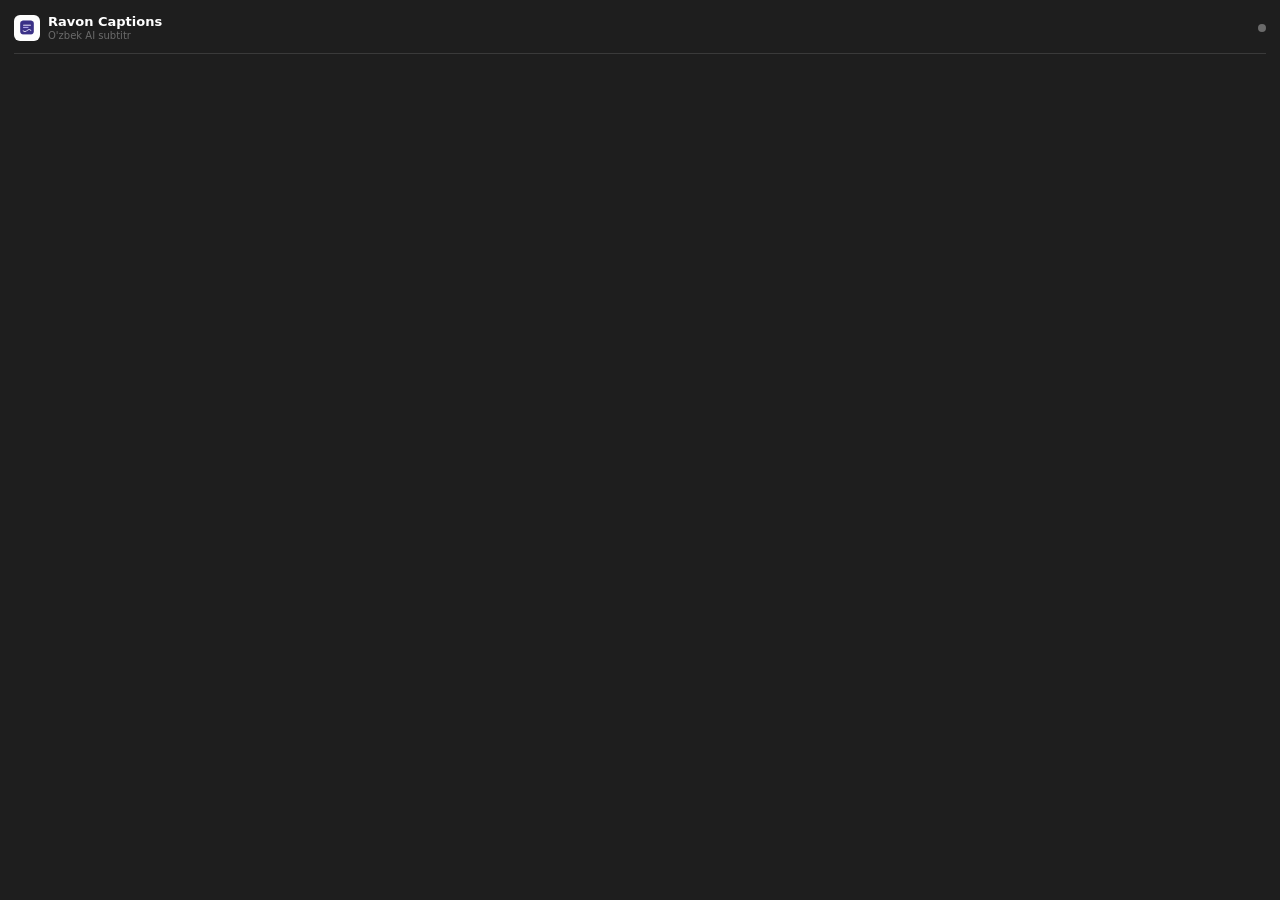
<file: cep-extension/client/index.html>
<!DOCTYPE html>
<html>
<head>
    <meta charset="utf-8" />
    <title>Ravon Captions</title>
    <link rel="icon" href="assets/logo.png" />
    <link rel="stylesheet" href="css/style.css" />
</head>
<body>
    <div class="panel">
        <header class="header">
            <div class="brand">
                <img class="brand-mark" src="assets/logo.png" alt="Ravon Captions" />
                <div class="brand-text">
                    <span class="brand-title">Ravon Captions</span>
                    <span class="brand-sub">O'zbek AI subtitr</span>
                </div>
            </div>
            <span id="license-badge" class="license-badge" hidden></span>
            <span id="conn-dot" class="conn-dot" title="Backend holati tekshirilmoqda..."></span>
        </header>

        <div id="update-banner" class="update-banner" hidden>
            <span id="update-banner-text">Yangi versiya mavjud</span>
            <button type="button" id="update-banner-btn" class="update-banner-btn">Yangilash</button>
            <button type="button" id="update-banner-dismiss" class="update-banner-dismiss" title="Yopish">&times;</button>
        </div>

        <div id="activation-screen" class="activation-screen" hidden>
            <p class="activation-intro">Plaginni ishlatish uchun faollashtirish kerak.</p>

            <section class="field">
                <label>Qurilma kodi</label>
                <div class="combo-row">
                    <div class="file-card">
                        <span id="device-code-text" class="file-text">Yuklanmoqda...</span>
                    </div>
                    <button type="button" id="copy-code-btn" class="icon-btn" title="Nusxalash">
                        <svg width="14" height="14" viewBox="0 0 24 24" fill="none" xmlns="http://www.w3.org/2000/svg">
                            <rect x="8" y="8" width="12" height="12" rx="1.5" stroke="currentColor" stroke-width="1.5"/>
                            <path d="M16 8V5.5A1.5 1.5 0 0 0 14.5 4H5.5A1.5 1.5 0 0 0 4 5.5v9A1.5 1.5 0 0 0 5.5 16H8" stroke="currentColor" stroke-width="1.5"/>
                        </svg>
                    </button>
                </div>
            </section>

            <p class="activation-help">Ushbu kodni faollashtirish botiga yuboring va to'lovni amalga oshiring — admin tasdiqlagach, panel avtomatik faollashadi, hech narsa kiritish shart emas.</p>

            <button type="button" id="open-bot-btn" class="btn">Botga o'tish</button>

            <div id="activation-status" class="status">
                <span class="status-spinner" aria-hidden="true"></span>
                <span id="activation-status-text"></span>
            </div>
        </div>

        <div id="main-content" hidden>

        <div class="main-grid">
        <div class="col-left">

        <section class="field">
            <label>Video</label>
            <div class="combo-row">
                <div id="file-path" class="file-card">
                    <svg class="file-icon" width="14" height="14" viewBox="0 0 24 24" fill="none" xmlns="http://www.w3.org/2000/svg">
                        <rect x="3.5" y="4.5" width="17" height="15" rx="1.5" stroke="currentColor" stroke-width="1.5"/>
                        <path d="M8 4.5v15M16 4.5v15M3.5 9.5h4M3.5 14.5h4M16 9.5h4.5M16 14.5h4.5" stroke="currentColor" stroke-width="1.5"/>
                    </svg>
                    <span id="file-path-text" class="file-text">Video aniqlanmoqda...</span>
                </div>
                <button type="button" id="refresh-btn" class="icon-btn" title="Qayta aniqlash">
                    <svg width="14" height="14" viewBox="0 0 24 24" fill="none" xmlns="http://www.w3.org/2000/svg">
                        <path d="M20 11A8 8 0 1 0 18.5 15.5" stroke="currentColor" stroke-width="1.8" stroke-linecap="round"/>
                        <path d="M20 5v6h-6" stroke="currentColor" stroke-width="1.8" stroke-linecap="round" stroke-linejoin="round"/>
                    </svg>
                </button>
            </div>
        </section>

        <!-- Only shown when the project has 2+ sequences -- otherwise the panel just follows
             whatever Premiere itself considers "active", same as before. -->
        <section class="field" id="sequence-picker-field" hidden>
            <label>Sequence</label>
            <select id="sequence-select" class="lang-select"></select>
        </section>

        <section class="field">
            <label>Subtitr uslubi</label>
            <div id="style-segmented" class="segmented">
                <button type="button" class="segment-btn" data-max-lines="1" data-words-per-line="4">1 qator</button>
                <button type="button" class="segment-btn selected" data-max-lines="2" data-words-per-line="5">2 qator</button>
                <button type="button" class="segment-btn" data-max-lines="3" data-words-per-line="6">3 qator</button>
            </div>
        </section>

        <div class="settings-card">
            <p class="settings-card-title">Sozlamalar</p>

            <section class="toggle-row">
                <span class="toggle-icon" aria-hidden="true">
                    <svg width="13" height="13" viewBox="0 0 24 24" fill="none" xmlns="http://www.w3.org/2000/svg">
                        <circle cx="12" cy="12" r="8.5" stroke="currentColor" stroke-width="1.5"/>
                        <path d="M3.5 12h17M12 3.5c2.5 2.3 3.8 5.3 3.8 8.5s-1.3 6.2-3.8 8.5c-2.5-2.3-3.8-5.3-3.8-8.5S9.5 5.8 12 3.5z" stroke="currentColor" stroke-width="1.3"/>
                    </svg>
                </span>
                <label class="toggle-label" for="translate-toggle">Boshqa tilga tarjima</label>
                <button type="button" id="translate-toggle" class="toggle" role="switch" aria-checked="false"></button>
            </section>

            <div id="translate-panel" class="translate-panel" hidden>
                <select id="translate-lang" class="lang-select">
                    <option value="en">Ingliz tili</option>
                    <option value="ru">Rus tili</option>
                    <option value="tr">Turk tili</option>
                    <option value="kk">Qozoq tili</option>
                    <option value="ar">Arab tili</option>
                    <option value="zh">Xitoy tili</option>
                    <option value="fr">Fransuz tili</option>
                    <option value="de">Nemis tili</option>
                </select>
            </div>

            <section class="toggle-row">
                <span class="toggle-icon" aria-hidden="true">
                    <svg width="13" height="13" viewBox="0 0 24 24" fill="none" xmlns="http://www.w3.org/2000/svg">
                        <path d="M4 6h16M4 12h16M4 18h16" stroke="currentColor" stroke-width="1.5" stroke-linecap="round"/>
                        <circle cx="9" cy="6" r="1.8" fill="currentColor"/>
                        <circle cx="16" cy="12" r="1.8" fill="currentColor"/>
                        <circle cx="10" cy="18" r="1.8" fill="currentColor"/>
                    </svg>
                </span>
                <label class="toggle-label" for="advanced-toggle">Ko'proq sozlama</label>
                <button type="button" id="advanced-toggle" class="toggle" role="switch" aria-checked="false"></button>
            </section>

            <div id="advanced-panel" class="advanced-panel" hidden>
                <div class="slider-field">
                    <div class="slider-head">
                        <span>Qatorlar soni</span>
                        <span id="max-lines-badge" class="badge">2</span>
                    </div>
                    <input type="range" id="max-lines-slider" min="1" max="3" step="1" value="2" />
                </div>
                <div class="slider-field">
                    <div class="slider-head">
                        <span>Har qatorda so'z</span>
                        <span id="words-per-line-badge" class="badge">5</span>
                    </div>
                    <input type="range" id="words-per-line-slider" min="1" max="8" step="1" value="5" />
                </div>
                <label class="preview-label">Namuna:</label>
                <div id="preview-box" class="preview-box"></div>
            </div>

            <button type="button" id="kinetic-toggle" class="btn kinetic-open-btn" role="switch" aria-checked="false">
                <svg width="14" height="14" viewBox="0 0 24 24" fill="none" xmlns="http://www.w3.org/2000/svg">
                    <path d="M4 6h16M12 6v13" stroke="currentColor" stroke-width="1.8" stroke-linecap="round"/>
                </svg>
                <span>Reels animatsiya</span>
            </button>

            <div id="kinetic-panel" class="translate-panel" hidden>
                <div class="kinetic-grid-head">
                    <span class="kinetic-grid-title">Animatsiya uslubi</span>
                    <span id="kinetic-count-badge" class="badge kinetic-count-badge">0 ta animatsiya</span>
                    <input type="text" id="kinetic-search" class="kinetic-search" placeholder="Uslub nomi bo'yicha qidirish..." />
                </div>
                <div id="kinetic-grid" class="kinetic-grid"></div>
                <div id="kinetic-pagination" class="kinetic-pagination" hidden>
                    <button type="button" id="kinetic-prev" class="kinetic-page-btn" title="Oldingi">‹</button>
                    <span id="kinetic-page-label" class="kinetic-page-label">1/1</span>
                    <span id="kinetic-page-dots" class="kinetic-page-dots"></span>
                    <button type="button" id="kinetic-next" class="kinetic-page-btn" title="Keyingi">›</button>
                    <button type="button" id="kinetic-show-all" class="kinetic-show-all">Barchasini ko'rish</button>
                </div>
                <div class="slider-field">
                    <div class="slider-head">
                        <span>Har so'z eng kamida necha soniya ko'rinsin</span>
                        <span id="kinetic-min-duration-badge" class="badge">0.3s</span>
                    </div>
                    <input type="range" id="kinetic-min-duration-slider" min="0.1" max="3.0" step="0.1" value="0.3" />
                </div>

                <p class="kinetic-style-note">Quyidagi ko'rinish sozlamalari faqat After Effects'da
                    qo'llanadi — Premiere'da animatsiya shabloni (MOGRT) o'zining tayyor
                    shrift/rangini saqlaydi, buni dasturiy o'zgartirish imkoni yo'q.</p>
                <div class="field-row">
                    <label for="kinetic-font-select">Shrift</label>
                    <select id="kinetic-font-select" class="lang-select">
                        <option value="Arial-BoldMT">Arial Bold</option>
                        <option value="Impact">Impact</option>
                        <option value="Helvetica-Bold">Helvetica Bold</option>
                        <option value="Verdana-Bold">Verdana Bold</option>
                        <option value="TimesNewRomanPS-BoldMT">Times New Roman Bold</option>
                    </select>
                </div>
                <div class="field-row">
                    <label for="kinetic-color-input">Matn rangi</label>
                    <input type="color" id="kinetic-color-input" class="color-input" value="#ffffff" />
                </div>
                <div class="field-row">
                    <label for="kinetic-stroke-color-input">Kontur rangi</label>
                    <input type="color" id="kinetic-stroke-color-input" class="color-input" value="#000000" />
                </div>
                <div class="field-row">
                    <label for="kinetic-position-select">Joylashuvi</label>
                    <select id="kinetic-position-select" class="lang-select">
                        <option value="top">Yuqorida</option>
                        <option value="center" selected>Markazda</option>
                        <option value="bottom">Pastda</option>
                    </select>
                </div>
                <div class="slider-field">
                    <div class="slider-head">
                        <span>O'lcham</span>
                        <span id="kinetic-size-badge" class="badge">100%</span>
                    </div>
                    <input type="range" id="kinetic-size-slider" min="50" max="200" step="5" value="100" />
                </div>

                <p class="kinetic-style-note">Qo'shimcha vositalar — Timeline'da o'zingiz
                    tanlagan (istalgan, transkripsiyaga bog'liq bo'lmagan) matn qatlamiga
                    qo'llanadi. Faqat After Effects.</p>
                <button type="button" id="kinetic-split-words-btn" class="btn">
                    <span>So'zlarga ajratish</span>
                </button>
                <div class="field-row">
                    <label for="kinetic-typing-duration-input">Yozuv kursor davomiyligi (s)</label>
                    <input type="number" id="kinetic-typing-duration-input" class="lang-select"
                        min="0.3" max="10" step="0.1" value="1.5" style="width:70px" />
                </div>
                <button type="button" id="kinetic-typing-cursor-btn" class="btn">
                    <span>Yozuv kursor effekti qo'shish</span>
                </button>
            </div>

            <button type="button" id="karaoke-toggle" class="btn kinetic-open-btn" role="switch" aria-checked="false">
                <svg width="14" height="14" viewBox="0 0 24 24" fill="none" xmlns="http://www.w3.org/2000/svg">
                    <path d="M9 18V5l12-2v13" stroke="currentColor" stroke-width="1.8" stroke-linecap="round" stroke-linejoin="round"/>
                    <circle cx="6" cy="18" r="3" stroke="currentColor" stroke-width="1.8"/>
                    <circle cx="18" cy="16" r="3" stroke="currentColor" stroke-width="1.8"/>
                </svg>
                <span>Rangli karaoke caption</span>
            </button>

            <div id="karaoke-panel" class="translate-panel" hidden>
                <p class="kinetic-style-note">Avval "Subtitr yaratish"ni bosgan bo'lishingiz kerak —
                    karaoke video shu so'z vaqtlaridan foydalanadi. Rangli so'z-baso'z animatsiyali
                    caption videoni burab (kuydirib) chiqaradi va loyihaga import qiladi.</p>
                <div id="karaoke-style-grid" class="kinetic-grid"></div>
                <button type="button" id="karaoke-generate-btn" class="btn">
                    <span class="spinner" aria-hidden="true"></span>
                    <span>Karaoke video yasash</span>
                </button>
            </div>
        </div>

        <button id="generate-btn" class="btn primary">
            <span class="spinner" aria-hidden="true"></span>
            <svg class="btn-icon" width="14" height="14" viewBox="0 0 24 24" fill="none" xmlns="http://www.w3.org/2000/svg">
                <path d="M5 3v4M3 5h4M13.5 3l1.7 5 5 1.7-5 1.7-1.7 5-1.7-5-5-1.7 5-1.7 1.7-5z" fill="currentColor"/>
                <path d="M18 15v3M16.5 16.5h3" stroke="currentColor" stroke-width="1.4" stroke-linecap="round"/>
            </svg>
            <span class="btn-label">Subtitr yaratish</span>
        </button>

        </div>

        <div class="col-right">
        <div id="results-panel" class="results-panel idle">
            <div class="progress-ring-wrap">
                <svg class="progress-ring" width="92" height="92" viewBox="0 0 96 96">
                    <g transform="rotate(-90 48 48)">
                        <circle class="progress-ring-track" cx="48" cy="48" r="42"/>
                        <circle class="progress-ring-fill" cx="48" cy="48" r="42"/>
                    </g>
                </svg>
                <span id="progress-ring-label" class="progress-ring-label"></span>
            </div>
            <svg id="progress-ring-check" class="progress-ring-check" width="20" height="20" viewBox="0 0 24 24" fill="none" xmlns="http://www.w3.org/2000/svg">
                <circle cx="12" cy="12" r="10" stroke="currentColor" stroke-width="1.6"/>
                <path d="M7.5 12.5l3 3 6-6.5" stroke="currentColor" stroke-width="1.8" stroke-linecap="round" stroke-linejoin="round"/>
            </svg>

            <div id="status" class="status">
                <span class="status-spinner" aria-hidden="true"></span>
                <span id="status-text"></span>
            </div>

            <button id="broll-btn" class="btn" hidden>
                <svg width="14" height="14" viewBox="0 0 24 24" fill="none" xmlns="http://www.w3.org/2000/svg">
                    <rect x="3" y="6" width="13" height="12" rx="1.5" stroke="currentColor" stroke-width="1.5"/>
                    <path d="M16 10.5l5-3v9l-5-3" stroke="currentColor" stroke-width="1.5" stroke-linejoin="round"/>
                </svg>
                <span>B-roll takliflarini qidirish</span>
            </button>
            <button id="kinetic-btn" class="btn" hidden>
                <svg width="14" height="14" viewBox="0 0 24 24" fill="none" xmlns="http://www.w3.org/2000/svg">
                    <path d="M4 6h16M12 6v13" stroke="currentColor" stroke-width="1.8" stroke-linecap="round"/>
                </svg>
                <span>Animatsion matn qo'shish</span>
            </button>
        </div>
        </div>
        </div>

        <div class="media-library">
            <p class="media-library-title">Media kutubxonasi</p>
            <div id="broll-filter-bar" class="broll-filter-bar" hidden>
                <div id="broll-type-tabs" class="broll-type-tabs">
                    <button type="button" class="broll-tab active" data-type="all">Hammasi</button>
                    <button type="button" class="broll-tab" data-type="video">Video</button>
                    <button type="button" class="broll-tab" data-type="photo">Rasm</button>
                    <button type="button" class="broll-tab" data-type="gif">GIF</button>
                </div>
                <input type="text" id="broll-search" class="broll-search" placeholder="Kalit so'z bo'yicha qidirish...">
            </div>
            <div id="broll-list" class="broll-list"></div>
        </div>

        </div>
    </div>

    <script src="js/CSInterface.js"></script>
    <script src="js/main.js"></script>
</body>
</html>
</file>
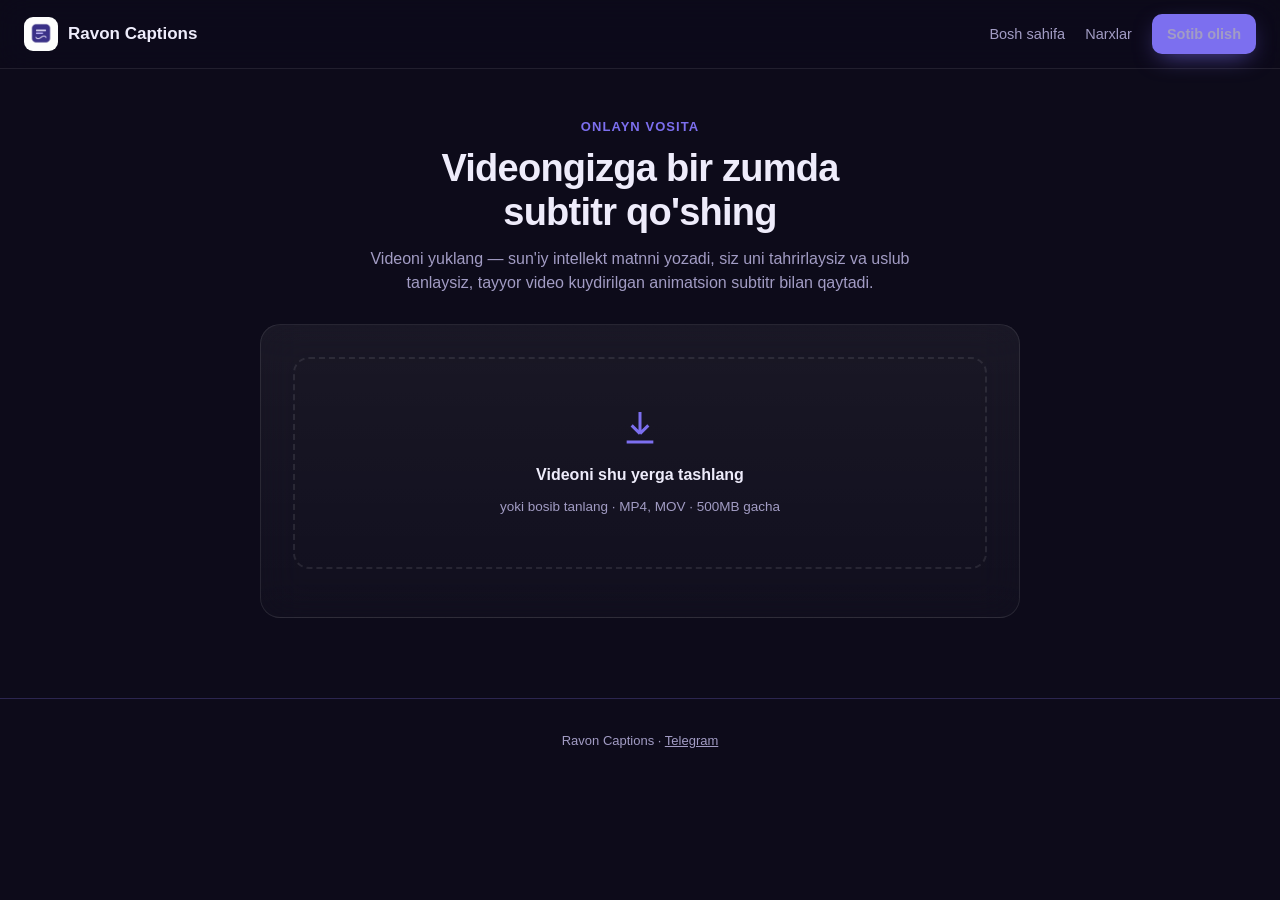
<file: website/subtitr.html>
<!doctype html>
<html lang="uz">
<head>
<meta charset="UTF-8">
<meta name="viewport" content="width=device-width, initial-scale=1">
<title>Ravon Captions — Videoga onlayn subtitr qo'shish</title>
<meta name="description" content="Videongizni yuklang, sun'iy intellekt subtitr yozadi, matnni tahrirlab, rangli animatsion (karaoke) stil bilan video ichiga kuydiring — brauzerda, o'rnatmasdan.">
<link rel="icon" href="assets/logo.png">
<style>
  :root{
    --bg:#0d0b1a;
    --bg-elev:#161328;
    --bg-elev-2:#1c1836;
    --border:#2c2650;
    --text:#eeecfb;
    --text-dim:#a29cc4;
    --accent:#7c6fef;
    --accent-dim:#5b4fd1;
    --accent-soft:rgba(124,111,239,0.16);
    --glass:linear-gradient(180deg, rgba(255,255,255,0.055), rgba(255,255,255,0.018));
    --glass-border:rgba(255,255,255,0.09);
    --glass-hover-border:rgba(255,255,255,0.16);
    --radius:14px;
    --maxw:1280px;
    --ease:cubic-bezier(.16,1,.3,1);
    --danger:#ff6b6b;
  }
  *{box-sizing:border-box;}
  body{
    margin:0;
    background:var(--bg);
    color:var(--text);
    font-family:-apple-system,BlinkMacSystemFont,"Segoe UI",Roboto,Helvetica,Arial,sans-serif;
    line-height:1.55;
    -webkit-font-smoothing:antialiased;
  }
  a{color:inherit;}
  .wrap{max-width:var(--maxw);margin:0 auto;padding:0 24px;}
  img,svg{display:block;max-width:100%;}

  header{
    position:sticky;top:0;z-index:50;
    background:rgba(13,11,26,0.72);
    backdrop-filter:blur(16px) saturate(140%);
    -webkit-backdrop-filter:blur(16px) saturate(140%);
    border-bottom:1px solid var(--glass-border);
  }
  nav.wrap{display:flex;align-items:center;justify-content:space-between;height:68px;}
  .brand{display:flex;align-items:center;gap:10px;font-weight:700;font-size:17px;text-decoration:none;}
  .brand .logo-img{width:34px;height:34px;border-radius:9px;flex-shrink:0;}
  .navlinks{display:flex;align-items:center;gap:20px;}
  .navlinks a{font-size:14.5px;color:var(--text-dim);text-decoration:none;}
  .navlinks a:hover{color:var(--text);}

  .btn{
    display:inline-flex;align-items:center;justify-content:center;gap:8px;
    padding:11px 20px;border-radius:10px;font-weight:600;font-size:14.5px;
    text-decoration:none;border:1px solid transparent;cursor:pointer;
    transition:transform .25s var(--ease), box-shadow .25s var(--ease), background .15s, border-color .15s;
    white-space:nowrap;font-family:inherit;
  }
  .btn:active{transform:scale(.97);}
  .btn:disabled{opacity:.5;cursor:not-allowed;}
  .btn-accent{background:var(--accent);color:#140f33;box-shadow:0 8px 24px -8px rgba(124,111,239,0.7);}
  .btn-accent:hover:not(:disabled){background:#9184f3;transform:translateY(-2px);}
  .btn-ghost{background:rgba(255,255,255,0.03);color:var(--text);border-color:var(--glass-border);}
  .btn-ghost:hover{border-color:var(--accent-dim);background:rgba(124,111,239,0.08);}
  .btn-sm{padding:8px 14px;font-size:13.5px;}
  .btn-block{width:100%;}
  .icon-btn{
    display:inline-flex;align-items:center;justify-content:center;width:30px;height:30px;
    border-radius:8px;border:1px solid var(--glass-border);background:rgba(255,255,255,0.03);
    color:var(--text-dim);cursor:pointer;
  }
  .icon-btn:hover{color:var(--text);border-color:var(--glass-hover-border);}

  .tool-hero{padding:48px 0 28px;text-align:center;}
  .kicker{color:var(--accent);font-weight:700;font-size:13px;text-transform:uppercase;letter-spacing:.08em;margin-bottom:10px;}
  h1{font-size:clamp(26px,3.6vw,38px);line-height:1.15;font-weight:800;margin:0 0 12px;letter-spacing:-0.02em;}
  .tool-hero p{max-width:560px;margin:0 auto;color:var(--text-dim);font-size:16px;}

  .tool-card{
    margin:0 auto 80px;
    background:var(--glass);border:1px solid var(--glass-border);border-radius:20px;
    padding:32px;backdrop-filter:blur(20px);-webkit-backdrop-filter:blur(20px);
  }
  .tool-card.narrow{max-width:760px;}
  .panel{display:none;}
  .panel.active{display:block;}

  /* ---- upload ---- */
  .dropzone{
    border:2px dashed var(--glass-border);border-radius:16px;padding:48px 24px;text-align:center;
    cursor:pointer;transition:border-color .2s,background .2s;
  }
  .dropzone:hover,.dropzone.drag{border-color:var(--accent);background:rgba(124,111,239,0.06);}
  .dropzone svg{margin:0 auto 16px;color:var(--accent);}
  .dropzone strong{display:block;font-size:16px;margin-bottom:6px;}
  .dropzone span{color:var(--text-dim);font-size:13.5px;}
  .dropzone input{display:none;}
  .quota-note{text-align:center;color:var(--text-dim);font-size:12.5px;margin-top:16px;}

  /* ---- progress (shared: uploading / transcribing / rendering) ---- */
  .progress-wrap{text-align:center;padding:20px 0;}
  .progress-bar{height:8px;border-radius:999px;background:rgba(255,255,255,0.08);overflow:hidden;margin:20px 0 12px;}
  .progress-bar-fill{height:100%;background:var(--accent);border-radius:999px;transition:width .3s var(--ease);width:0%;}
  .progress-label{font-weight:700;font-size:15px;margin-bottom:4px;}
  .progress-sub{color:var(--text-dim);font-size:13px;}

  /* ---- result ---- */
  .result-video{width:100%;border-radius:14px;margin-bottom:20px;background:#000;max-height:480px;}
  .result-actions{display:flex;gap:12px;flex-wrap:wrap;}
  .result-actions .btn{flex:1;}

  /* ---- paywall ---- */
  .paywall{text-align:center;}
  .paywall svg{margin:0 auto 16px;color:var(--accent);}
  .paywall h3{margin:0 0 8px;font-size:18px;}
  .paywall p{color:var(--text-dim);font-size:14px;margin:0 0 20px;}
  .device-code{
    display:inline-block;font-family:ui-monospace,Consolas,monospace;font-size:20px;font-weight:700;
    letter-spacing:.04em;background:rgba(255,255,255,0.05);border:1px solid var(--glass-border);
    border-radius:10px;padding:10px 18px;margin-bottom:20px;
  }
  .paywall-actions{display:flex;flex-direction:column;gap:10px;max-width:340px;margin:0 auto;}
  .activate-row{display:flex;gap:8px;margin-top:6px;}
  .activate-row input{
    flex:1;background:rgba(255,255,255,0.04);border:1px solid var(--glass-border);border-radius:8px;
    padding:10px 12px;color:var(--text);font-family:inherit;font-size:13.5px;
  }
  .activate-note{font-size:12px;color:var(--text-dim);margin-top:10px;}

  .error-box{
    background:rgba(255,107,107,0.1);border:1px solid rgba(255,107,107,0.35);color:var(--danger);
    border-radius:10px;padding:14px 16px;font-size:13.5px;text-align:center;margin-top:16px;
  }

  /* ---- editor screen ---- */
  .editor-head{display:flex;align-items:center;justify-content:space-between;margin-bottom:20px;}
  .editor-head h3{font-size:16px;margin:0;}
  .editor-head button{background:none;border:none;color:var(--text-dim);font-size:13px;cursor:pointer;text-decoration:underline;font-family:inherit;}
  .editor-grid{display:grid;grid-template-columns:1fr;gap:20px;}
  @media (min-width:960px){.editor-grid{grid-template-columns:1.1fr 1fr 0.8fr;}}

  .editor-video-col{display:flex;flex-direction:column;gap:14px;align-items:center;}
  .video-stage{
    position:relative;width:100%;max-width:280px;aspect-ratio:9/16;
    border-radius:16px;overflow:hidden;background:#000;
  }
  .video-stage:fullscreen,.video-stage:-webkit-full-screen{max-width:none;border-radius:0;}
  .editor-video{width:100%;height:100%;object-fit:cover;display:block;transition:transform .2s var(--ease);}
  .editor-video.mirrored{transform:scaleX(-1);}
  .caption-overlay{
    position:absolute;left:6%;right:6%;bottom:8%;
    text-align:center;pointer-events:none;
    font-size:clamp(16px,3.2vw,28px);line-height:1.3;
  }
  .overlay-word{
    display:inline-block;margin:0 3px;paint-order:stroke fill;
  }
  @keyframes wordPop{0%{transform:scale(1);}50%{transform:scale(1.15);}100%{transform:scale(1);}}
  .overlay-word.pop{animation:wordPop .24s ease;}

  /* Mirrors AssSubtitleBuilder's newer templates -- see updateCaptionOverlay's per-template
     branch. Entrance ones (slide-in/shake/punch/blur-in) animate the whole overlay, only
     re-triggered when the active word-group actually changes (see isNewGroup); cascade
     staggers each word's own entrance via an inline animation-delay; color-cycle just loops
     continuously via CSS, no JS involvement once applied. */
  @keyframes overlaySlideIn{0%{opacity:0;transform:translateY(24px);}100%{opacity:1;transform:translateY(0);}}
  .caption-overlay.anim-slide-in{animation:overlaySlideIn .28s ease-out;}

  @keyframes overlayShake{
    0%{transform:rotate(0deg);}15%{transform:rotate(-6deg);}30%{transform:rotate(6deg);}
    45%{transform:rotate(-4deg);}60%{transform:rotate(4deg);}100%{transform:rotate(0deg);}
  }
  .caption-overlay.anim-shake{animation:overlayShake .4s ease-out;}

  @keyframes overlayPunch{0%{transform:scale(1.6);}55%{transform:scale(.9);}100%{transform:scale(1);}}
  .caption-overlay.anim-punch{animation:overlayPunch .3s ease-out;}

  @keyframes overlayBlurIn{0%{filter:blur(10px);opacity:0;}100%{filter:blur(0);opacity:1;}}
  .caption-overlay.anim-blur-in{animation:overlayBlurIn .3s ease-out;}

  @keyframes overlayCascadeIn{0%{opacity:0;transform:translateY(14px);}100%{opacity:1;transform:translateY(0);}}
  .overlay-word.cascade{opacity:0;animation:overlayCascadeIn .28s ease-out forwards;}

  @keyframes overlayColorCycle{
    0%{color:#00ffff;}25%{color:#ff00ff;}50%{color:#ffff00;}75%{color:#ffa500;}100%{color:#00ffff;}
  }
  .overlay-word.color-cycle{animation:overlayColorCycle 2s linear infinite;}

  .caption-overlay.boxed .overlay-word{background:rgba(0,0,0,.82);padding:2px 8px;border-radius:4px;}
  .video-scrub-bar{
    position:absolute;left:0;right:0;bottom:0;z-index:2;
    display:flex;align-items:center;justify-content:space-between;gap:8px;
    padding:8px 10px;background:linear-gradient(to top, rgba(0,0,0,0.65), transparent);
  }
  .video-time{color:#fff;font-size:12px;font-weight:600;font-variant-numeric:tabular-nums;}
  .video-fullscreen-btn{
    width:26px;height:26px;border-radius:7px;border:none;flex-shrink:0;
    background:rgba(0,0,0,0.45);color:#fff;cursor:pointer;
    display:inline-flex;align-items:center;justify-content:center;
  }
  .video-fullscreen-btn:hover{background:rgba(0,0,0,0.65);}
  .video-controls-row{display:flex;align-items:center;justify-content:center;gap:12px;}
  .video-ctrl-btn{
    width:38px;height:38px;border-radius:999px;flex-shrink:0;
    border:1px solid var(--glass-border);background:rgba(255,255,255,0.04);color:var(--text);
    display:inline-flex;align-items:center;justify-content:center;cursor:pointer;
    font-size:12px;font-weight:700;font-family:inherit;transition:border-color .15s,color .15s;
  }
  .video-ctrl-btn:hover{border-color:var(--glass-hover-border);color:var(--text);}
  .video-ctrl-btn.active{border-color:var(--accent);color:var(--accent);}
  .video-ctrl-btn.play{
    width:48px;height:48px;border:none;background:var(--accent);color:#140f33;
    box-shadow:0 8px 20px -6px rgba(124,111,239,.7);
  }
  .video-ctrl-btn.play:hover{background:#9184f3;color:#140f33;}
  .download-render-btn{margin-top:20px;padding:15px;font-size:15.5px;}

  .editor-panel{
    background:rgba(255,255,255,0.03);border:1px solid var(--glass-border);border-radius:12px;
    padding:16px;
  }
  .editor-panel h4{margin:0 0 10px;font-size:13px;color:var(--text-dim);text-transform:uppercase;letter-spacing:.04em;}

  .transcript-box{max-height:340px;overflow-y:auto;font-size:15px;line-height:1.9;}
  .word-chip{
    display:inline-block;padding:1px 3px;border-radius:4px;cursor:pointer;
    transition:background .15s, color .15s;
  }
  .word-chip:hover{background:rgba(124,111,239,0.14);}
  .word-chip.active{background:var(--accent);color:#140f33;}
  .word-chip[contenteditable="true"]{background:rgba(255,255,255,0.08);outline:1px solid var(--accent-dim);}

  .style-gallery{max-height:400px;overflow-y:auto;padding-right:4px;}
  .style-category{margin-bottom:18px;}
  .style-category:last-child{margin-bottom:0;}
  .style-category-label{font-size:11px;color:var(--text-dim);text-transform:uppercase;letter-spacing:.06em;margin:0 0 8px;font-weight:700;}
  .style-grid{display:grid;grid-template-columns:repeat(2,1fr);gap:10px;}
  .style-card{
    background:rgba(255,255,255,0.03);border:1px solid var(--glass-border);border-radius:10px;
    padding:8px;text-align:center;cursor:pointer;transition:transform .2s var(--ease),border-color .2s;
  }
  .style-card:hover{transform:translateY(-2px);border-color:var(--glass-hover-border);}
  .style-card.picked{border-color:var(--accent);background:rgba(124,111,239,0.1);}
  .style-preview-video{
    /* Source clips are 720x1280 (9:16, matching the real export) with sample text sitting near
       the bottom of the frame -- object-position defaults to center, which for a 9:16 source
       cropped into this 16:9 card crops out everything except the vertical middle, i.e. exactly
       where the text ISN'T. Anchoring the crop to the bottom keeps the text in frame. */
    width:100%;aspect-ratio:16/9;object-fit:cover;object-position:center bottom;border-radius:7px;
    margin-bottom:6px;background:#000;display:block;
  }
  .style-name{font-size:11px;color:var(--text-dim);}

  /* ---- resolution modal ---- */
  .modal-backdrop{
    position:fixed;inset:0;background:rgba(8,6,18,0.72);backdrop-filter:blur(4px);
    display:flex;align-items:center;justify-content:center;padding:20px;z-index:100;
  }
  .modal-card{
    background:var(--bg-elev-2);border:1px solid var(--glass-border);border-radius:16px;
    padding:24px;max-width:360px;width:100%;box-shadow:0 20px 60px -20px rgba(0,0,0,0.6);
  }
  .modal-card h3{margin:0 0 16px;font-size:16px;font-weight:700;}
  .modal-actions{display:flex;gap:10px;margin-top:18px;}
  .modal-actions .btn{flex:1;}

  /* ---- display settings ---- */
  .settings-grid{display:grid;grid-template-columns:1fr;gap:20px;margin-top:20px;}
  @media (min-width:760px){.settings-grid{grid-template-columns:1fr 1fr;}}
  .mode-btn-group{display:flex;flex-wrap:wrap;gap:8px;margin-bottom:16px;}
  .mode-btn{
    padding:8px 14px;border-radius:999px;border:1px solid var(--glass-border);
    background:rgba(255,255,255,0.03);color:var(--text-dim);font-size:12.5px;
    cursor:pointer;font-family:inherit;transition:border-color .2s,color .2s,background .2s;
  }
  .mode-btn:hover{color:var(--text);}
  .mode-btn.active{border-color:var(--accent);color:var(--text);background:rgba(124,111,239,0.15);}
  .setting-row{display:flex;align-items:center;justify-content:space-between;gap:12px;margin-bottom:14px;}
  .setting-label{font-size:14px;font-weight:600;}
  .setting-hint{font-size:11.5px;color:var(--text-dim);margin-top:2px;}
  .stepper{display:flex;align-items:center;gap:10px;flex-shrink:0;}
  .stepper span{min-width:36px;text-align:center;font-weight:700;font-size:13.5px;}
  .checkbox-row{display:flex;align-items:center;gap:8px;font-size:13.5px;margin-bottom:10px;cursor:pointer;}
  .font-grid{display:grid;grid-template-columns:repeat(4,1fr);gap:8px;margin-bottom:16px;}
  .font-btn{
    padding:10px 4px;border-radius:8px;border:1px solid var(--glass-border);
    background:rgba(255,255,255,0.03);color:var(--text);font-size:16px;cursor:pointer;
    transition:border-color .2s,background .2s;
  }
  .font-btn.active{border-color:var(--accent);background:rgba(124,111,239,0.15);}
  .color-picker{
    width:40px;height:32px;border-radius:8px;border:1px solid var(--glass-border);
    background:transparent;padding:0;cursor:pointer;
  }
  .color-picker::-webkit-color-swatch-wrapper{padding:2px;}
  .color-picker::-webkit-color-swatch{border-radius:6px;border:none;}
  .color-picker::-moz-color-swatch{border-radius:6px;border:none;}
  .size-slider-row{display:flex;align-items:center;gap:10px;flex:1;max-width:220px;}
  .size-slider-row input[type=range]{flex:1;accent-color:var(--accent);}
  .size-slider-row span{min-width:40px;text-align:right;font-size:12.5px;color:var(--text-dim);}

  /* ---- waveform ---- */
  .waveform-panel{margin-top:20px;}
  .waveform-head{display:flex;align-items:center;justify-content:space-between;margin-bottom:10px;}
  .waveform-head h4{margin:0;font-size:13px;color:var(--text-dim);text-transform:uppercase;letter-spacing:.04em;}
  .waveform-zoom{display:flex;gap:6px;}
  .waveform-scroll{overflow-x:auto;border-radius:10px;background:rgba(255,255,255,0.03);border:1px solid var(--glass-border);}
  .waveform-stage{position:relative;height:88px;}
  .waveform-stage canvas{position:absolute;inset:0;display:block;}
  .waveform-playhead{position:absolute;top:0;bottom:0;width:2px;background:var(--danger);z-index:3;pointer-events:none;}
  .word-block{
    position:absolute;top:6px;bottom:6px;background:rgba(124,111,239,0.28);
    border:1px solid var(--accent-dim);border-radius:4px;z-index:2;
  }
  .word-block .handle{
    position:absolute;top:0;bottom:0;width:8px;cursor:ew-resize;
  }
  .word-block .handle.left{left:-4px;}
  .word-block .handle.right{right:-4px;}
  .word-block .handle:hover{background:rgba(255,255,255,0.25);}

  footer{border-top:1px solid var(--border);padding:32px 0;text-align:center;color:var(--text-dim);font-size:13px;}
</style>
</head>
<body>

<header>
  <nav class="wrap">
    <a href="index.html" class="brand">
      <img src="assets/logo.png" alt="Ravon Captions" class="logo-img">
      Ravon Captions
    </a>
    <div class="navlinks">
      <a href="index.html">Bosh sahifa</a>
      <a href="index.html#narxlar">Narxlar</a>
      <a href="https://t.me/ravoncaptions_bot" class="btn btn-accent btn-sm" target="_blank" rel="noopener">Sotib olish</a>
    </div>
  </nav>
</header>

<main>
  <section class="tool-hero wrap">
    <div class="kicker">Onlayn vosita</div>
    <h1>Videongizga bir zumda <br>subtitr qo'shing</h1>
    <p>Videoni yuklang — sun'iy intellekt matnni yozadi, siz uni tahrirlaysiz va uslub tanlaysiz, tayyor video kuydirilgan animatsion subtitr bilan qaytadi.</p>
  </section>

  <div class="wrap">

    <!-- 1. Upload -->
    <div class="tool-card narrow panel active" id="panel-upload">
      <div class="dropzone" id="dropzone">
        <svg width="40" height="40" viewBox="0 0 24 24" fill="none" stroke="currentColor" stroke-width="1.8"><path d="M12 3v13m0 0l-5-5m5 5l5-5M4 21h16"/></svg>
        <strong>Videoni shu yerga tashlang</strong>
        <span>yoki bosib tanlang · MP4, MOV · 500MB gacha</span>
        <input type="file" id="fileInput" accept="video/*">
      </div>
      <p class="quota-note" id="quotaNote"></p>
      <div class="error-box" id="uploadError" style="display:none;"></div>
    </div>

    <!-- 2. Uploading progress -->
    <div class="tool-card narrow panel" id="panel-uploading">
      <div class="progress-wrap">
        <div class="progress-label">Video yuklanmoqda...</div>
        <div class="progress-bar"><div class="progress-bar-fill" id="uploadBarFill"></div></div>
        <div class="progress-sub" id="uploadPercentLabel">0%</div>
      </div>
    </div>

    <!-- 3. Transcribing progress -->
    <div class="tool-card narrow panel" id="panel-transcribing">
      <div class="progress-wrap">
        <div class="progress-label">Matnga aylantirilmoqda...</div>
        <div class="progress-bar"><div class="progress-bar-fill" id="transcribeBarFill" style="width:60%"></div></div>
        <div class="progress-sub">Bu bir necha soniya davom etadi.</div>
      </div>
    </div>

    <!-- 4. Editor: video + transcript + style, then waveform below -->
    <div class="tool-card panel" id="panel-editor">
      <div class="editor-head">
        <h3>Matnni ko'rib chiqing va uslub tanlang</h3>
        <button type="button" id="resetFromEditor">Boshqa video</button>
      </div>
      <div class="editor-grid">
        <div class="editor-video-col">
          <div class="video-stage" id="videoStage">
            <video class="editor-video" id="editorVideo" playsinline></video>
            <div class="caption-overlay" id="captionOverlay" style="display:none;"></div>
            <div class="video-scrub-bar">
              <span class="video-time" id="videoTimeLabel">0:00 / 0:00</span>
              <button type="button" class="video-fullscreen-btn" id="videoFullscreenBtn" title="To'liq ekran">
                <svg width="14" height="14" viewBox="0 0 24 24" fill="none" stroke="currentColor" stroke-width="2" stroke-linecap="round" stroke-linejoin="round"><path d="M8 3H5a2 2 0 0 0-2 2v3M16 3h3a2 2 0 0 1 2 2v3M21 16v3a2 2 0 0 1-2 2h-3M3 16v3a2 2 0 0 0 2 2h3"/></svg>
              </button>
            </div>
          </div>
          <div class="video-controls-row">
            <button type="button" class="video-ctrl-btn" id="videoRestartBtn" title="Boshiga qaytarish">
              <svg width="16" height="16" viewBox="0 0 24 24" fill="currentColor"><rect x="4" y="5" width="2.5" height="14" rx="1"/><path d="M19 5v14L8 12z"/></svg>
            </button>
            <button type="button" class="video-ctrl-btn play" id="videoPlayBtn" title="Ijro etish">
              <svg id="videoPlayIcon" width="18" height="18" viewBox="0 0 24 24" fill="currentColor"><path d="M8 5v14l11-7z"/></svg>
            </button>
            <button type="button" class="video-ctrl-btn" id="videoSpeedBtn" title="Tezlik">1x</button>
            <button type="button" class="video-ctrl-btn" id="videoMirrorBtn" title="Ko'zguda aks ettirish">
              <svg width="16" height="16" viewBox="0 0 24 24" fill="none" stroke="currentColor" stroke-width="2" stroke-linecap="round" stroke-linejoin="round"><path d="M17 3l4 4-4 4"/><path d="M21 7H9"/><path d="M7 21l-4-4 4-4"/><path d="M3 17h12"/></svg>
            </button>
          </div>
        </div>
        <div class="editor-panel">
          <h4>Matn (so'zga bosing — o'sha joyga o'tadi; ikki bosing — tahrirlang)</h4>
          <div class="transcript-box" id="transcriptBox"></div>
        </div>
        <div class="editor-panel">
          <h4>Uslub</h4>
          <div class="style-gallery" id="styleGrid"></div>
        </div>
      </div>
      <div class="settings-grid">
        <div class="editor-panel">
          <h4>Ko'rinish</h4>
          <div class="mode-btn-group" id="groupingModeButtons">
            <button type="button" class="mode-btn" data-mode="manoga_qarab">Ma'noga qarab</button>
            <button type="button" class="mode-btn" data-mode="sozma_soz">So'zma-so'z</button>
            <button type="button" class="mode-btn active" data-mode="qisqa">Qisqa</button>
            <button type="button" class="mode-btn" data-mode="toliq_gap">To'liq gap</button>
          </div>
          <div class="setting-row">
            <div>
              <div class="setting-label">Ekranda so'z</div>
              <div class="setting-hint">bir vaqtda nechta so'z chiqsin</div>
            </div>
            <div class="stepper">
              <button type="button" class="icon-btn" id="wordsOnScreenDown">−</button>
              <span id="wordsOnScreenValue">3</span>
              <button type="button" class="icon-btn" id="wordsOnScreenUp">+</button>
            </div>
          </div>
          <div class="setting-row">
            <div>
              <div class="setting-label">Qatorda so'z</div>
              <div class="setting-hint">bir qatorga nechta so'z sig'sin</div>
            </div>
            <div class="stepper">
              <button type="button" class="icon-btn" id="wordsPerLineDown">−</button>
              <span id="wordsPerLineValue">3</span>
              <button type="button" class="icon-btn" id="wordsPerLineUp">+</button>
            </div>
          </div>
          <div class="setting-row">
            <div class="setting-label">Joylashuv</div>
            <div class="mode-btn-group" id="positionButtons">
              <button type="button" class="mode-btn" data-position="top">Tepada</button>
              <button type="button" class="mode-btn active" data-position="middle">O'rtada</button>
              <button type="button" class="mode-btn" data-position="bottom">Pastda</button>
            </div>
          </div>
          <label class="checkbox-row"><input type="checkbox" id="uppercaseToggle"> KATTA HARF</label>
          <label class="checkbox-row"><input type="checkbox" id="autoEmphasisToggle"> Avto-urg'u (muhim so'zlarni belgilash)</label>
          <label class="checkbox-row"><input type="checkbox" id="cyrillicToggle"> Кириллга o'tkazish</label>
        </div>
        <div class="editor-panel">
          <h4>Shrift va rang</h4>
          <div class="font-grid" id="fontGrid"></div>
          <div class="setting-row">
            <div class="setting-label">Matn o'lchami</div>
            <div class="size-slider-row">
              <input type="range" id="textSizeSlider" min="60" max="160" value="100">
              <span id="textSizeValue">100%</span>
            </div>
          </div>
          <div class="setting-row">
            <div class="setting-label">Matn rangi</div>
            <input type="color" class="color-picker" id="textColorPicker" value="#FFFFFF">
          </div>
          <div class="setting-row">
            <div class="setting-label">Urg'u rangi</div>
            <input type="color" class="color-picker" id="accentColorPicker" value="#FFE600">
          </div>
          <label class="checkbox-row"><input type="checkbox" id="outlineToggle" checked> Kontur</label>
          <div class="setting-row">
            <div>
              <div class="setting-label">Hammasini surish</div>
              <div class="setting-hint">barcha so'zlar vaqtini ±0.1s siljitadi</div>
            </div>
            <div class="stepper">
              <button type="button" class="icon-btn" id="shiftDown">−</button>
              <span id="shiftValue">0.0s</span>
              <button type="button" class="icon-btn" id="shiftUp">+</button>
            </div>
          </div>
        </div>
      </div>
      <div class="waveform-panel">
        <div class="waveform-head">
          <h4>Lenta (so'z chetini sudrab vaqtini to'g'irlang)</h4>
          <div class="waveform-zoom">
            <button type="button" class="icon-btn" id="zoomOutBtn">−</button>
            <button type="button" class="icon-btn" id="zoomInBtn">+</button>
          </div>
        </div>
        <div class="waveform-scroll" id="waveformScroll">
          <div class="waveform-stage" id="waveformStage">
            <canvas id="waveformCanvas" height="88"></canvas>
            <div class="waveform-playhead" id="waveformPlayhead" style="left:0"></div>
          </div>
        </div>
      </div>
      <div class="error-box" id="editorError" style="display:none;"></div>
      <button class="btn btn-accent btn-block download-render-btn" id="renderBtn" type="button" disabled>
        <svg width="17" height="17" viewBox="0 0 24 24" fill="none" stroke="currentColor" stroke-width="2"><path d="M12 3v13m0 0l-5-5m5 5l5-5M4 21h16"/></svg>
        <span id="renderBtnLabel">Avval uslub tanlang</span>
      </button>
    </div>

    <!-- Resolution choice -- forced modal on "Yuklab olish" click, not just an inline row, so a
         visitor can't miss/skip picking a quality before the render actually starts. -->
    <div class="modal-backdrop" id="resolutionModalBackdrop" style="display:none;">
      <div class="modal-card">
        <h3>Video sifatini tanlang</h3>
        <div class="mode-btn-group" id="resolutionModalButtons">
          <button type="button" class="mode-btn active" data-resolution="">Manba (original)</button>
          <button type="button" class="mode-btn" data-resolution="720">720p</button>
          <button type="button" class="mode-btn" data-resolution="1080">1080p</button>
          <button type="button" class="mode-btn" data-resolution="2160">4K</button>
        </div>
        <div class="modal-actions">
          <button type="button" class="btn btn-ghost" id="resolutionModalCancel">Bekor qilish</button>
          <button type="button" class="btn btn-accent" id="resolutionModalConfirm">Yuklab olish</button>
        </div>
      </div>
    </div>

    <!-- 5. Render progress -->
    <div class="tool-card narrow panel" id="panel-progress">
      <div class="progress-wrap">
        <div class="progress-label" id="progressLabel">Navbatda...</div>
        <div class="progress-bar"><div class="progress-bar-fill" id="jobBarFill"></div></div>
        <div class="progress-sub">Bu bir necha daqiqa davom etishi mumkin, sahifani yopmang.</div>
      </div>
    </div>

    <!-- 6. Result -->
    <div class="tool-card narrow panel" id="panel-result">
      <video class="result-video" id="resultVideo" controls></video>
      <div class="result-actions">
        <a class="btn btn-accent" id="downloadBtn" download>
          <svg width="17" height="17" viewBox="0 0 24 24" fill="none" stroke="currentColor" stroke-width="2"><path d="M12 3v13m0 0l-5-5m5 5l5-5M4 21h16"/></svg>
          Yuklab olish
        </a>
        <button class="btn btn-ghost" id="resetFromResult" type="button">Yana bitta video</button>
      </div>
    </div>

    <!-- 7. Paywall -->
    <div class="tool-card narrow panel" id="panel-paywall">
      <div class="paywall">
        <svg width="40" height="40" viewBox="0 0 24 24" fill="none" stroke="currentColor" stroke-width="1.8"><rect x="4" y="10" width="16" height="10" rx="2"/><path d="M8 10V7a4 4 0 018 0v3"/></svg>
        <h3>Kunlik bepul limit tugadi</h3>
        <p>Faollashtirish uchun quyidagi kodni botga yuboring:</p>
        <div class="device-code" id="deviceCodeBox">----</div>
        <div class="paywall-actions">
          <a class="btn btn-accent btn-block" id="botLink" target="_blank" rel="noopener">Botga o'tish va to'lash</a>
          <div class="activate-row">
            <input type="text" id="tokenInput" placeholder="Faollashtirish tokeni">
            <button class="btn btn-ghost" id="activateBtn" type="button">Faollashtirish</button>
          </div>
          <div class="activate-note" id="activateNote"></div>
        </div>
      </div>
    </div>

  </div>
</main>

<footer>
  <div class="wrap">Ravon Captions · <a href="https://t.me/ravoncaptions_bot" target="_blank" rel="noopener">Telegram</a></div>
</footer>

<script>
(function () {
  var WEB_API_BASE = 'https://aitilmoch.duckdns.org/videocaption-api';
  var MIN_WORD_DURATION = 0.05;

  var panels = {};
  ['upload','uploading','transcribing','editor','progress','result','paywall'].forEach(function (name) {
    panels[name] = document.getElementById('panel-' + name);
  });
  function showPanel(name) {
    Object.keys(panels).forEach(function (key) {
      panels[key].classList.toggle('active', key === name);
    });
  }

  function defaultRenderOptions() {
    return {
      groupingMode: 'qisqa', wordsOnScreen: 3, wordsPerLine: 3, textSizePercent: 100,
      position: 'middle', uppercase: false, fontOverride: null,
      autoEmphasis: false, cyrillic: false,
      textColorHex: null, accentColorHex: null, outline: true, targetResolution: null
    };
  }

  var state = { uploadId: null, file: null, objectUrl: null, words: [], wordGroups: [], styleKey: null,
                styleMeta: null, jobId: null, audioBuffer: null, pxPerSecond: 60,
                renderOptions: defaultRenderOptions(), timeShiftSeconds: 0 };

  function authHeaders() {
    var deviceCode = localStorage.getItem('ravon_device_code');
    var token = localStorage.getItem('ravon_license_token');
    var headers = {};
    if (deviceCode && token) {
      headers['X-Device-Code'] = deviceCode;
      headers['X-License-Token'] = token;
    }
    return headers;
  }

  function resetToUpload() {
    if (state.objectUrl) {
      URL.revokeObjectURL(state.objectUrl);
    }
    state = { uploadId: null, file: null, objectUrl: null, words: [], wordGroups: [], styleKey: null,
              styleMeta: null, jobId: null, audioBuffer: null, pxPerSecond: 60,
              renderOptions: defaultRenderOptions(), timeShiftSeconds: 0 };
    clearSession();
    document.getElementById('captionOverlay').style.display = 'none';
    document.getElementById('renderBtn').disabled = true;
    document.getElementById('renderBtnLabel').textContent = 'Avval uslub tanlang';
    resetSettingsUI();
    document.getElementById('fileInput').value = '';
    document.getElementById('uploadError').style.display = 'none';
    document.getElementById('editorError').style.display = 'none';
    showPanel('upload');
  }

  // ---- 1. Upload ----
  var dropzone = document.getElementById('dropzone');
  var fileInput = document.getElementById('fileInput');
  dropzone.addEventListener('click', function () { fileInput.click(); });
  dropzone.addEventListener('dragover', function (e) { e.preventDefault(); dropzone.classList.add('drag'); });
  dropzone.addEventListener('dragleave', function () { dropzone.classList.remove('drag'); });
  dropzone.addEventListener('drop', function (e) {
    e.preventDefault();
    dropzone.classList.remove('drag');
    if (e.dataTransfer.files.length) {
      uploadFile(e.dataTransfer.files[0]);
    }
  });
  fileInput.addEventListener('change', function () {
    if (fileInput.files.length) {
      uploadFile(fileInput.files[0]);
    }
  });

  function uploadFile(file) {
    document.getElementById('uploadError').style.display = 'none';
    showPanel('uploading');

    state.file = file;
    state.objectUrl = URL.createObjectURL(file);
    document.getElementById('editorVideo').src = state.objectUrl;

    var form = new FormData();
    form.append('video', file);

    var xhr = new XMLHttpRequest();
    xhr.open('POST', WEB_API_BASE + '/web/upload');
    var headers = authHeaders();
    Object.keys(headers).forEach(function (k) { xhr.setRequestHeader(k, headers[k]); });

    xhr.upload.onprogress = function (e) {
      if (e.lengthComputable) {
        var pct = Math.round((e.loaded / e.total) * 100);
        document.getElementById('uploadBarFill').style.width = pct + '%';
        document.getElementById('uploadPercentLabel').textContent = pct + '%';
      }
    };

    xhr.onload = function () {
      var body = {};
      try { body = JSON.parse(xhr.responseText); } catch (e) {}
      if (xhr.status === 200 && body.uploadId) {
        state.uploadId = body.uploadId;
        startTranscribe();
        decodeAudioForWaveform(file);
      } else if (xhr.status === 402) {
        showPaywall(body);
      } else {
        showUploadError(body.error || 'Video yuklashda xatolik yuz berdi.');
      }
    };
    xhr.onerror = function () {
      showUploadError('Serverga ulanib bo\'lmadi.');
    };
    xhr.send(form);
  }

  function showUploadError(message) {
    showPanel('upload');
    var box = document.getElementById('uploadError');
    box.textContent = message;
    box.style.display = 'block';
  }

  // ---- Resilience against a server restart mid-session ----
  // The server's uploadId -> file mapping (WebUploadStore) is purely in-memory, so a deploy/
  // restart between upload and a later step (transcribe, or picking a style and rendering)
  // invalidates it even though the video itself is still sitting right here in the browser
  // (state.file, kept around for exactly this and for the session-persistence feature). Rather
  // than dead-ending on "video not found -- re-upload" and making the visitor start over by
  // hand, silently re-upload the same file and retry once.
  function isStaleUploadError(message) {
    return typeof message === 'string' && message.indexOf('eskirgan') !== -1;
  }

  function reuploadCurrentFile() {
    return new Promise(function (resolve, reject) {
      if (!state.file) { reject(new Error('no file to re-upload')); return; }
      var form = new FormData();
      form.append('video', state.file);
      var xhr = new XMLHttpRequest();
      xhr.open('POST', WEB_API_BASE + '/web/upload');
      var headers = authHeaders();
      Object.keys(headers).forEach(function (k) { xhr.setRequestHeader(k, headers[k]); });
      xhr.onload = function () {
        var body = {};
        try { body = JSON.parse(xhr.responseText); } catch (e) {}
        if (xhr.status === 200 && body.uploadId) {
          state.uploadId = body.uploadId;
          resolve(body.uploadId);
        } else {
          reject(new Error(body.error || 'reupload failed'));
        }
      };
      xhr.onerror = function () { reject(new Error('network error')); };
      xhr.send(form);
    });
  }

  // ---- 2. Transcription ----
  function startTranscribe(isRetry) {
    showPanel('transcribing');
    fetch(WEB_API_BASE + '/web/transcribe', {
      method: 'POST',
      headers: Object.assign({ 'Content-Type': 'application/json' }, authHeaders()),
      body: JSON.stringify({ uploadId: state.uploadId })
    })
      .then(function (r) { return r.json().then(function (b) { return { status: r.status, body: b }; }); })
      .then(function (res) {
        if (res.status === 200 && res.body.jobId) {
          pollTranscribeJob(res.body.jobId);
        } else if (!isRetry && isStaleUploadError(res.body.error)) {
          reuploadCurrentFile().then(function () { startTranscribe(true); })
            .catch(function () { showUploadError(res.body.error || 'Transkripsiya boshlanmadi.'); });
        } else {
          showUploadError(res.body.error || 'Transkripsiya boshlanmadi.');
        }
      })
      .catch(function () { showUploadError('Serverga ulanib bo\'lmadi.'); });
  }

  function pollTranscribeJob(jobId) {
    fetch(WEB_API_BASE + '/web/transcribe/status/' + jobId)
      .then(function (r) { return r.json(); })
      .then(function (status) {
        if (status.status === 'done') {
          state.words = (status.words || []).map(function (w) {
            return { text: w.text, start: w.start, end: w.end };
          });
          showEditor();
        } else if (status.status === 'error') {
          showUploadError(status.error || 'Matn aniqlanmadi.');
        } else {
          setTimeout(function () { pollTranscribeJob(jobId); }, 1200);
        }
      })
      .catch(function () { setTimeout(function () { pollTranscribeJob(jobId); }, 2000); });
  }

  // ---- 3. Editor: transcript + waveform + styles ----
  function showEditor() {
    showPanel('editor');
    renderTranscript();
    renderStylesIntoEditor();
    renderFontGrid();
    recomputeGroups();
    if (state.audioBuffer) {
      renderWaveform();
    }
    var video = document.getElementById('editorVideo');
    video.ontimeupdate = function () {
      updateActiveWordChip(video.currentTime);
      updatePlayhead(video.currentTime);
      updateCaptionOverlay(video.currentTime);
      updateVideoTimeLabel();
    };
  }

  // ---- Custom video controls (native <video controls> replaced so a 9:16 stage with its
  // own play/restart/speed/mirror row matches the rest of the tool's design instead of each
  // browser's own inconsistent control bar) ----
  function formatVideoTime(seconds) {
    if (!isFinite(seconds) || seconds < 0) seconds = 0;
    var m = Math.floor(seconds / 60);
    var s = Math.floor(seconds % 60);
    return m + ':' + (s < 10 ? '0' : '') + s;
  }

  function updateVideoTimeLabel() {
    var video = document.getElementById('editorVideo');
    document.getElementById('videoTimeLabel').textContent =
      formatVideoTime(video.currentTime) + ' / ' + formatVideoTime(video.duration);
  }

  function setVideoPlayIcon(isPlaying) {
    document.getElementById('videoPlayIcon').innerHTML = isPlaying
      ? '<rect x="6" y="5" width="4" height="14" rx="1"/><rect x="14" y="5" width="4" height="14" rx="1"/>'
      : '<path d="M8 5v14l11-7z"/>';
    document.getElementById('videoPlayBtn').title = isPlaying ? 'Pauza' : "Ijro etish";
  }

  (function initVideoControls() {
    var video = document.getElementById('editorVideo');
    var videoStage = document.getElementById('videoStage');

    video.addEventListener('loadedmetadata', updateVideoTimeLabel);
    video.addEventListener('play', function () { setVideoPlayIcon(true); });
    video.addEventListener('pause', function () { setVideoPlayIcon(false); });
    video.addEventListener('ended', function () { setVideoPlayIcon(false); });
    // Word-chip clicks (and waveform clicks) only seek, no auto-play -- 'seeked' fires whether
    // or not playback follows, so the overlay/word-highlight/playhead/time-label still reflect
    // the new position immediately even while the video stays paused.
    video.addEventListener('seeked', function () {
      updateActiveWordChip(video.currentTime);
      updatePlayhead(video.currentTime);
      updateCaptionOverlay(video.currentTime);
      updateVideoTimeLabel();
    });
    video.addEventListener('click', function () {
      if (video.paused) video.play(); else video.pause();
    });

    document.getElementById('videoPlayBtn').addEventListener('click', function () {
      if (video.paused) video.play(); else video.pause();
    });

    document.getElementById('videoRestartBtn').addEventListener('click', function () {
      video.currentTime = 0;
      updateVideoTimeLabel();
    });

    var SPEED_STEPS = [1, 1.5, 2, 0.5];
    var speedIdx = 0;
    document.getElementById('videoSpeedBtn').addEventListener('click', function () {
      speedIdx = (speedIdx + 1) % SPEED_STEPS.length;
      video.playbackRate = SPEED_STEPS[speedIdx];
      this.textContent = SPEED_STEPS[speedIdx] + 'x';
    });

    document.getElementById('videoMirrorBtn').addEventListener('click', function () {
      video.classList.toggle('mirrored');
      this.classList.toggle('active', video.classList.contains('mirrored'));
    });

    document.getElementById('videoFullscreenBtn').addEventListener('click', function (e) {
      e.stopPropagation();
      // Fullscreens the whole stage (not just <video>) so the burned-caption overlay preview
      // stays visible in fullscreen too, not just the raw video.
      if (videoStage.requestFullscreen) videoStage.requestFullscreen();
      else if (videoStage.webkitRequestFullscreen) videoStage.webkitRequestFullscreen();
    });
  })();

  function recomputeGroups() {
    state.wordGroups = groupWords(state.words, state.renderOptions.groupingMode, state.renderOptions.wordsOnScreen);
    if (state.styleMeta) {
      updateCaptionOverlay(document.getElementById('editorVideo').currentTime, true);
    }
  }

  // Mirrors AssSubtitleBuilder.groupWords() in Java exactly, so the live preview matches what
  // actually gets burned in. "qisqa"/"sozma_soz"/anything else without special handling groups
  // by a fixed word count (wordsOnScreen); "toliq_gap"/"manoga_qarab" group by punctuation
  // instead and ignore wordsOnScreen.
  var CLAUSE_CONJUNCTIONS = ['va', 'lekin', 'ammo', 'biroq', 'keyin', 'chunki', 'shuning', 'uchun', 'yoki', 'ham'];

  function groupWords(words, groupingMode, wordsOnScreen) {
    if (groupingMode === 'toliq_gap') {
      return groupByBoundary(words, /[.!?]$/, false, 14);
    }
    if (groupingMode === 'manoga_qarab') {
      return groupByBoundary(words, /[,.!?]$/, true, 8);
    }
    return chunkWords(words, Math.max(1, wordsOnScreen || 3));
  }

  function chunkWords(words, size) {
    var groups = [];
    for (var i = 0; i < words.length; i += size) {
      groups.push(words.slice(i, Math.min(words.length, i + size)));
    }
    return groups;
  }

  function groupByBoundary(words, boundaryRe, checkConjunctions, cap) {
    var groups = [];
    var current = [];
    words.forEach(function (w) {
      current.push(w);
      var trimmed = w.text.trim();
      var boundary = boundaryRe.test(trimmed);
      if (!boundary && checkConjunctions) {
        var normalized = trimmed.toLowerCase().replace(/[.,!?]+$/, '');
        boundary = CLAUSE_CONJUNCTIONS.indexOf(normalized) !== -1;
      }
      if (boundary || current.length >= cap) {
        groups.push(current);
        current = [];
      }
    });
    if (current.length) groups.push(current);
    return groups;
  }

  function renderTranscript() {
    var box = document.getElementById('transcriptBox');
    box.innerHTML = '';
    state.words.forEach(function (word, idx) {
      var chip = document.createElement('span');
      chip.className = 'word-chip';
      chip.textContent = word.text;
      chip.dataset.index = idx;
      chip.addEventListener('click', function () {
        if (chip.getAttribute('contenteditable') === 'true') return;
        // Seek only -- this is for jumping to where a word sits in the video, not for
        // starting playback (see 'seeked' listener in initVideoControls for the resulting
        // overlay/time-label/waveform-playhead refresh while still paused).
        document.getElementById('editorVideo').currentTime = word.start;
      });
      chip.addEventListener('dblclick', function () {
        chip.setAttribute('contenteditable', 'true');
        chip.focus();
        document.execCommand('selectAll', false, null);
      });
      chip.addEventListener('blur', function () { commitChipEdit(chip, idx); });
      chip.addEventListener('keydown', function (e) {
        if (e.key === 'Enter') { e.preventDefault(); chip.blur(); }
      });
      box.appendChild(chip);
      box.appendChild(document.createTextNode(' '));
    });
  }

  function commitChipEdit(chip, idx) {
    if (chip.getAttribute('contenteditable') !== 'true') return;
    chip.removeAttribute('contenteditable');
    var text = chip.textContent.trim();
    if (text) {
      state.words[idx].text = text;
      chip.textContent = text;
    } else {
      chip.textContent = state.words[idx].text;
    }
  }

  function updateActiveWordChip(currentTime) {
    var box = document.getElementById('transcriptBox');
    var chips = box.children;
    for (var i = 0; i < chips.length; i++) {
      var chip = chips[i];
      if (chip.dataset === undefined || chip.dataset.index === undefined) continue;
      var w = state.words[chip.dataset.index];
      var active = w && currentTime >= w.start && currentTime < w.end;
      chip.classList.toggle('active', !!active);
    }
  }

  // Mirrors AssSubtitleBuilder.java's exact semantics (see that file): KARAOKE_FILL switches a
  // word from base to highlight color once its own start time is reached and stays that way
  // (ASS "hard karaoke" \k); WORD_POP shows the whole group plainly except one active word at a
  // time, which gets a brief scale-up-then-back animation. This is a live approximation for
  // instant feedback -- the pixel-accurate result always comes from the actual ffmpeg/libass
  // render.
  var STOP_WORDS = ['boladi', "bo'ladi", 'edi', 'va', 'bir', 'bu', 'shu', 'kabi', 'uchun', 'ham',
    'hozir', 'u', 'biz', 'siz', 'men', 'sen', 'ular', 'yoki', 'lekin', 'ammo', 'biroq', 'emas',
    'bor', "yo'q", 'yoq', 'qildi', 'qiladi', "bo'lib", 'bolib', 'deb', 'esa'];

  function isEmphasized(text) {
    var normalized = text.trim().toLowerCase().replace(/[.,!?]+$/, '');
    return normalized.length >= 4 && STOP_WORDS.indexOf(normalized) === -1;
  }

  var CYRILLIC_RULES = [
    ["o'", 'ў'], ['oʻ', 'ў'], ['o‘', 'ў'], ["g'", 'ғ'], ['gʻ', 'ғ'], ['g‘', 'ғ'],
    ['sh', 'ш'], ['ch', 'ч'], ['ng', 'нг'], ['yo', 'ё'], ['yu', 'ю'], ['ya', 'я'], ['ye', 'е'],
    ['a', 'а'], ['b', 'б'], ['c', 'ц'], ['d', 'д'], ['e', 'е'], ['f', 'ф'], ['g', 'г'], ['h', 'ҳ'],
    ['i', 'и'], ['j', 'ж'], ['k', 'к'], ['l', 'л'], ['m', 'м'], ['n', 'н'], ['o', 'о'], ['p', 'п'],
    ['q', 'қ'], ['r', 'р'], ['s', 'с'], ['t', 'т'], ['u', 'у'], ['v', 'в'], ['x', 'х'], ['y', 'й'],
    ['z', 'з'], ["'", 'ъ'], ['ʻ', 'ъ'], ['‘', 'ъ']
  ];
  var CYRILLIC_RE = new RegExp(CYRILLIC_RULES.map(function (r) {
    return r[0].replace(/[.*+?^${}()|[\]\\]/g, '\\$&');
  }).sort(function (a, b) { return b.length - a.length; }).join('|'), 'gi');
  var CYRILLIC_MAP = {};
  CYRILLIC_RULES.forEach(function (r) { CYRILLIC_MAP[r[0]] = r[1]; });

  function toCyrillic(word) {
    if (!word) return word;
    var lower = word.toLowerCase();
    var cyr = lower.replace(CYRILLIC_RE, function (m) { return CYRILLIC_MAP[m.toLowerCase()] || m; });
    var isAllUpper = word === word.toUpperCase() && word !== word.toLowerCase();
    var isCapitalized = /^[A-Zʻʼʼ]/.test(word.charAt(0)) && word.charAt(0) === word.charAt(0).toUpperCase();
    if (isAllUpper) return cyr.toUpperCase();
    if (isCapitalized && cyr) return cyr.charAt(0).toUpperCase() + cyr.slice(1);
    return cyr;
  }

  function displayText(text, opts) {
    var result = opts.cyrillic ? toCyrillic(text) : text;
    return opts.uppercase ? result.toUpperCase() : result;
  }

  var lastActiveWordIndex = -1;
  var lastGroupStart = -1;
  // Whole-overlay entrance animations (see the matching CSS block near .overlay-word) -- CASCADE
  // isn't here since it animates each word span individually via its own animation-delay instead.
  var ENTRANCE_ANIM_CLASS = {
    SLIDE_IN: 'anim-slide-in', SHAKE: 'anim-shake', PUNCH: 'anim-punch', BLUR_IN: 'anim-blur-in'
  };

  function updateCaptionOverlay(currentTime, force) {
    var overlay = document.getElementById('captionOverlay');
    if (!state.styleMeta || overlay.style.display === 'none') return;

    var group = state.wordGroups.filter(function (g) {
      return g.length && currentTime >= g[0].start && currentTime < g[g.length - 1].end;
    })[0];
    if (!group) {
      overlay.innerHTML = '';
      overlay.className = 'caption-overlay';
      lastActiveWordIndex = -1;
      lastGroupStart = -1;
      return;
    }

    var meta = state.styleMeta;
    var opts = state.renderOptions;
    var template = meta.template;
    var isNewGroup = group[0].start !== lastGroupStart;

    if (template === 'TYPEWRITER') {
      renderTypewriterOverlay(overlay, group, currentTime, meta, opts);
      lastGroupStart = group[0].start;
      lastActiveWordIndex = -1;
      return;
    }

    // KARAOKE_FILL/BOXED_FILL (cumulative fill-up-to-playhead) and WORD_POP (which word is
    // active right now) both depend on currentTime WITHIN the group, so they need a fresh render
    // every tick. Every other template mirrors a real AssSubtitleBuilder method that renders the
    // whole chunk as a single static event with just an entrance effect (SLIDE_IN/SHAKE/PUNCH/
    // BLUR_IN/CASCADE) or a continuous CSS-driven cycle (COLOR_CYCLE) -- re-rendering identical
    // markup for those every tick would just replay their entrance animation 4x/second instead
    // of once per group, so skip the rebuild entirely once the group itself hasn't changed.
    var isFillTemplate = template === 'KARAOKE_FILL' || template === 'BOXED_FILL';
    var isWordPop = template === 'WORD_POP';
    if (!isFillTemplate && !isWordPop && !isNewGroup && !force) {
      return;
    }

    var fontFamily = opts.fontOverride || meta.fontName;
    var fontStyle = 'font-family:' + fontFamily + ',sans-serif;font-weight:' + (meta.bold ? '800' : '600') +
      ';font-size:' + (opts.textSizePercent / 100 * 100) + '%;';
    var wordsPerLine = opts.wordsPerLine || group.length;
    var baseColor = opts.textColorHex || meta.primaryColorHex;
    var accentColor = opts.accentColorHex || meta.highlightColorHex;
    var strokeStyle = opts.outline !== false ? '-webkit-text-stroke:3px #000;' : '';
    var isColorCycle = template === 'COLOR_CYCLE';
    var isCascade = template === 'CASCADE';

    var activeIdx = -1;
    if (isWordPop) {
      for (var i = 0; i < group.length; i++) {
        var w = group[i];
        var nextStart = (i < group.length - 1) ? group[i + 1].start : w.end;
        if (currentTime >= w.start && currentTime < nextStart) { activeIdx = i; break; }
      }
    }

    var html = group.map(function (w, i) {
      var emphasized = opts.autoEmphasis && isEmphasized(w.text);
      var extraClass = '';
      var extraStyle = '';
      var colorStyle;
      if (isFillTemplate) {
        colorStyle = 'color:' + ((currentTime >= w.start || emphasized) ? accentColor : baseColor) + ';';
      } else if (isWordPop) {
        colorStyle = 'color:' + ((i === activeIdx || emphasized) ? accentColor : baseColor) + ';';
        if (i === activeIdx) extraClass += ' pop';
      } else if (isColorCycle) {
        // Color comes from the color-cycle CSS animation instead of an inline value.
        extraClass += ' color-cycle';
        colorStyle = '';
      } else {
        // SLIDE_IN / SHAKE / PUNCH / BLUR_IN / CASCADE: plain base color, matching
        // AssSubtitleBuilder -- these templates have no per-word active-highlight of their own.
        colorStyle = 'color:' + (emphasized ? accentColor : baseColor) + ';';
      }
      if (isCascade) {
        extraClass += ' cascade';
        extraStyle = 'animation-delay:' + (i * 90) + 'ms;';
      }
      var weight = emphasized ? ';font-weight:800' : '';
      var text = displayText(w.text, opts);
      var br = (wordsPerLine > 0 && (i + 1) % wordsPerLine === 0 && i < group.length - 1) ? '<br>' : '';
      return '<span class="overlay-word' + extraClass + '" style="' + fontStyle + strokeStyle + colorStyle + extraStyle + weight + '">' +
        escapeHtml(text) + '</span>' + br;
    }).join('');

    overlay.className = 'caption-overlay' + (template === 'BOXED_FILL' ? ' boxed' : '');
    overlay.innerHTML = html;

    if (isWordPop && activeIdx !== lastActiveWordIndex) {
      var wordEls = overlay.querySelectorAll('.overlay-word');
      var activeEl = wordEls[activeIdx];
      if (activeEl) {
        activeEl.classList.remove('pop');
        void activeEl.offsetWidth; // reflow, so the animation restarts
        activeEl.classList.add('pop');
      }
    }

    var entranceClass = ENTRANCE_ANIM_CLASS[template];
    if (entranceClass) {
      overlay.classList.remove(entranceClass);
      void overlay.offsetWidth; // reflow, so the animation restarts
      overlay.classList.add(entranceClass);
    }

    lastActiveWordIndex = activeIdx;
    lastGroupStart = group[0].start;
  }

  function renderTypewriterOverlay(overlay, group, currentTime, meta, opts) {
    var fontFamily = opts.fontOverride || meta.fontName;
    var fontStyle = 'font-family:' + fontFamily + ',sans-serif;font-weight:' + (meta.bold ? '800' : '600') +
      ';font-size:' + (opts.textSizePercent / 100 * 100) + '%;';
    var strokeStyle = opts.outline !== false ? '-webkit-text-stroke:3px #000;' : '';
    var baseColor = opts.textColorHex || meta.primaryColorHex;
    var full = group.map(function (w) { return displayText(w.text, opts); }).join(' ');
    var groupStart = group[0].start, groupEnd = group[group.length - 1].end;
    var frac = Math.max(0, Math.min(1, (currentTime - groupStart) / Math.max(groupEnd - groupStart, 0.01)));
    var visibleChars = Math.ceil(full.length * frac);
    overlay.className = 'caption-overlay';
    overlay.innerHTML = '<span class="overlay-word" style="' + fontStyle + strokeStyle + 'color:' + baseColor + '">' +
      escapeHtml(full.slice(0, visibleChars)) + '</span>';
  }

  function escapeHtml(text) {
    var div = document.createElement('div');
    div.textContent = text;
    return div.innerHTML;
  }

  // ---- 4. Style gallery (inside editor) ----
  var stylesCache = null;
  function renderStylesIntoEditor() {
    if (stylesCache) { renderStyles(stylesCache); return; }
    fetch(WEB_API_BASE + '/karaoke-styles')
      .then(function (r) { return r.json(); })
      .then(function (styles) { stylesCache = styles; renderStyles(styles); })
      .catch(function () {
        document.getElementById('styleGrid').innerHTML = '<div class="error-box">Uslublarni yuklab bo\'lmadi.</div>';
      });
  }

  // Hand-picked grouping (KaraokeStyleDto carries no category field of its own) -- purely a
  // gallery-browsing aid, doesn't affect rendering. Keys must match KaraokeStylePresets.java.
  var STYLE_CATEGORIES = {
    apple: 'Klassik', karaoke_classic: 'Klassik', mrbeast: 'Klassik', youtube_red: 'Klassik', spotify: 'Klassik',
    tiktok_bold: "Rangma-rang", instagram: "Rangma-rang", electric_blue: "Rangma-rang",
    royal_purple: "Rangma-rang", neon_cyan: "Rangma-rang", grape: "Rangma-rang",
    sunset: 'Iliq ranglar', gold_luxury: 'Iliq ranglar', rose_gold: 'Iliq ranglar',
    sunshine: 'Iliq ranglar', coral: 'Iliq ranglar', cherry: 'Iliq ranglar',
    mint: 'Salqin ranglar', lime: 'Salqin ranglar', ocean: 'Salqin ranglar', midnight: 'Salqin ranglar',
    sirgalish: 'Harakatli', chinor: 'Harakatli', kocha: 'Harakatli', boron: 'Harakatli',
    zarba: 'Harakatli', tolqin: 'Harakatli', nafas: 'Harakatli', tun: 'Harakatli'
  };
  var STYLE_CATEGORY_ORDER = ['Klassik', "Rangma-rang", 'Iliq ranglar', 'Salqin ranglar', 'Harakatli'];

  function renderStyles(styles) {
    var wrap = document.getElementById('styleGrid');
    wrap.innerHTML = '';

    var byCategory = {};
    styles.forEach(function (s) {
      var cat = STYLE_CATEGORIES[s.key] || 'Boshqa';
      (byCategory[cat] = byCategory[cat] || []).push(s);
    });
    var orderedCategories = STYLE_CATEGORY_ORDER.filter(function (c) { return byCategory[c]; })
      .concat(Object.keys(byCategory).filter(function (c) { return STYLE_CATEGORY_ORDER.indexOf(c) === -1; }));

    orderedCategories.forEach(function (cat) {
      var section = document.createElement('div');
      section.className = 'style-category';
      var label = document.createElement('div');
      label.className = 'style-category-label';
      label.textContent = cat;
      section.appendChild(label);

      var grid = document.createElement('div');
      grid.className = 'style-grid';
      byCategory[cat].forEach(function (s) {
        var card = document.createElement('div');
        card.className = 'style-card';
        card.dataset.key = s.key;
        // Same short looping preview clip (real ffmpeg/ASS pipeline, rendered once at build
        // time against a fixed sample phrase) the CEP panel's own style gallery already uses --
        // beats guessing what "TikTok Bold" looks like from a static colored-text label.
        card.innerHTML =
          '<video class="style-preview-video" src="assets/karaoke-previews/' + s.key + '.mp4" ' +
          'muted loop autoplay playsinline></video>' +
          '<div class="style-name">' + s.displayName + '</div>';
        // The autoplay attribute alone is unreliable for elements inserted after the initial
        // page parse (unlike a <video autoplay> present in the original HTML) -- an explicit
        // .play() call is what actually gets the karaoke preview clips animating in the gallery.
        // .catch() swallows the rare case a browser's autoplay policy still blocks it (silent,
        // not worth surfacing -- the card still shows the style name either way).
        var previewVideo = card.querySelector('video');
        var playPromise = previewVideo.play();
        if (playPromise) {
          playPromise.catch(function () { /* autoplay blocked -- card still shows the name */ });
        }
        card.addEventListener('click', function () {
          document.querySelectorAll('#styleGrid .style-card').forEach(function (c) { c.classList.remove('picked'); });
          card.classList.add('picked');
          selectStyle(s);
        });
        grid.appendChild(card);
      });
      section.appendChild(grid);
      wrap.appendChild(section);
    });
  }

  // Picking a style is purely local -- no server call. It updates the live caption overlay
  // (see updateCaptionOverlay) immediately, matching UzCaption's "style change appears
  // instantly" behavior. The actual ffmpeg burn only happens when the visitor clicks the
  // (always-visible) "Yuklab olish" button, via startRender() below.
  function selectStyle(s) {
    state.styleKey = s.key;
    state.styleMeta = s;
    document.getElementById('captionOverlay').style.display = 'block';
    applyOverlayPosition(state.renderOptions.position);
    updateCaptionOverlay(document.getElementById('editorVideo').currentTime, true);
    var btn = document.getElementById('renderBtn');
    btn.disabled = false;
    document.getElementById('renderBtnLabel').textContent = 'Yuklab olish';
  }

  // ---- 5. Ko'rinish / Shrift va rang settings ----
  var FONT_CHOICES = [
    { label: 'Std', value: null },
    { label: 'Aa', value: 'Arial' },
    { label: 'Aa', value: 'Georgia' },
    { label: 'Aa', value: 'Verdana' },
    { label: 'Aa', value: 'Impact' },
    { label: 'Aa', value: 'Times New Roman' },
    { label: 'Aa', value: 'DejaVu Sans' },
    { label: 'Aa', value: 'Noto Sans' }
  ];

  function renderFontGrid() {
    var grid = document.getElementById('fontGrid');
    if (grid.children.length) return; // static list, render once
    grid.innerHTML = '';
    FONT_CHOICES.forEach(function (f) {
      var btn = document.createElement('button');
      btn.type = 'button';
      btn.className = 'font-btn' + (f.value === state.renderOptions.fontOverride ? ' active' : '');
      btn.style.fontFamily = (f.value || 'inherit') + ',sans-serif';
      btn.textContent = f.label;
      btn.title = f.value || "Uslubning o'z shrifti";
      btn.addEventListener('click', function () {
        state.renderOptions.fontOverride = f.value;
        Array.prototype.forEach.call(grid.children, function (c) { c.classList.remove('active'); });
        btn.classList.add('active');
        updateCaptionOverlay(document.getElementById('editorVideo').currentTime, true);
      });
      grid.appendChild(btn);
    });
  }

  function resetSettingsUI() {
    var grid = document.getElementById('fontGrid');
    if (grid) grid.innerHTML = '';
    document.querySelectorAll('#groupingModeButtons .mode-btn').forEach(function (b) {
      b.classList.toggle('active', b.dataset.mode === 'qisqa');
    });
    document.querySelectorAll('#positionButtons .mode-btn').forEach(function (b) {
      b.classList.toggle('active', b.dataset.position === 'middle');
    });
    document.getElementById('wordsOnScreenValue').textContent = '3';
    document.getElementById('wordsPerLineValue').textContent = '3';
    document.getElementById('textSizeSlider').value = 100;
    document.getElementById('textSizeValue').textContent = '100%';
    document.getElementById('shiftValue').textContent = '0.0s';
    document.getElementById('uppercaseToggle').checked = false;
    document.getElementById('autoEmphasisToggle').checked = false;
    document.getElementById('cyrillicToggle').checked = false;
    document.getElementById('textColorPicker').value = '#FFFFFF';
    document.getElementById('accentColorPicker').value = '#FFE600';
    document.getElementById('outlineToggle').checked = true;
    document.querySelectorAll('#resolutionModalButtons .mode-btn').forEach(function (b) {
      b.classList.toggle('active', b.dataset.resolution === '');
    });
    state.renderOptions.targetResolution = null;
  }

  document.querySelectorAll('#groupingModeButtons .mode-btn').forEach(function (btn) {
    btn.addEventListener('click', function () {
      document.querySelectorAll('#groupingModeButtons .mode-btn').forEach(function (b) { b.classList.remove('active'); });
      btn.classList.add('active');
      state.renderOptions.groupingMode = btn.dataset.mode;
      if (btn.dataset.mode === 'sozma_soz') state.renderOptions.wordsOnScreen = 1;
      else if (btn.dataset.mode === 'qisqa') state.renderOptions.wordsOnScreen = 3;
      document.getElementById('wordsOnScreenValue').textContent = state.renderOptions.wordsOnScreen;
      recomputeGroups();
    });
  });

  function applyOverlayPosition(position) {
    var overlay = document.getElementById('captionOverlay');
    if (position === 'top') {
      overlay.style.top = '6%'; overlay.style.bottom = 'auto'; overlay.style.transform = 'none';
    } else if (position === 'middle') {
      overlay.style.top = '50%'; overlay.style.bottom = 'auto'; overlay.style.transform = 'translateY(-50%)';
    } else {
      overlay.style.top = 'auto'; overlay.style.bottom = '8%'; overlay.style.transform = 'none';
    }
  }

  document.querySelectorAll('#positionButtons .mode-btn').forEach(function (btn) {
    btn.addEventListener('click', function () {
      document.querySelectorAll('#positionButtons .mode-btn').forEach(function (b) { b.classList.remove('active'); });
      btn.classList.add('active');
      state.renderOptions.position = btn.dataset.position;
      applyOverlayPosition(btn.dataset.position);
      updateCaptionOverlay(document.getElementById('editorVideo').currentTime, true);
    });
  });

  // Output resolution -- purely an export setting (not a caption-style one), so it only affects
  // renderOptions.targetResolution sent with the final /web/caption request, nothing in the
  // live browser preview. Chosen in a forced modal (opened by renderBtn below) rather than an
  // inline row on the editor screen, which a visitor could too easily miss/skip entirely.
  document.querySelectorAll('#resolutionModalButtons .mode-btn').forEach(function (btn) {
    btn.addEventListener('click', function () {
      document.querySelectorAll('#resolutionModalButtons .mode-btn').forEach(function (b) { b.classList.remove('active'); });
      btn.classList.add('active');
    });
  });

  document.getElementById('resolutionModalCancel').addEventListener('click', function () {
    document.getElementById('resolutionModalBackdrop').style.display = 'none';
  });

  document.getElementById('resolutionModalConfirm').addEventListener('click', function () {
    var picked = document.querySelector('#resolutionModalButtons .mode-btn.active');
    state.renderOptions.targetResolution = (picked && picked.dataset.resolution) || null;
    document.getElementById('resolutionModalBackdrop').style.display = 'none';
    startRender();
  });

  function stepValue(id, key, delta, min, max) {
    state.renderOptions[key] = Math.max(min, Math.min(max, (state.renderOptions[key] || 0) + delta));
    document.getElementById(id).textContent = state.renderOptions[key];
    // Manual count adjustment implies a custom grouping, not one of the named presets.
    if (key === 'wordsOnScreen' || key === 'wordsPerLine') state.renderOptions.groupingMode = 'custom';
    recomputeGroups();
  }
  document.getElementById('wordsOnScreenDown').addEventListener('click', function () { stepValue('wordsOnScreenValue', 'wordsOnScreen', -1, 1, 12); });
  document.getElementById('wordsOnScreenUp').addEventListener('click', function () { stepValue('wordsOnScreenValue', 'wordsOnScreen', 1, 1, 12); });
  document.getElementById('wordsPerLineDown').addEventListener('click', function () { stepValue('wordsPerLineValue', 'wordsPerLine', -1, 1, 12); });
  document.getElementById('wordsPerLineUp').addEventListener('click', function () { stepValue('wordsPerLineValue', 'wordsPerLine', 1, 1, 12); });

  document.getElementById('textSizeSlider').addEventListener('input', function () {
    state.renderOptions.textSizePercent = parseInt(this.value, 10);
    document.getElementById('textSizeValue').textContent = this.value + '%';
    updateCaptionOverlay(document.getElementById('editorVideo').currentTime, true);
  });

  document.getElementById('uppercaseToggle').addEventListener('change', function () {
    state.renderOptions.uppercase = this.checked;
    updateCaptionOverlay(document.getElementById('editorVideo').currentTime, true);
  });
  document.getElementById('autoEmphasisToggle').addEventListener('change', function () {
    state.renderOptions.autoEmphasis = this.checked;
    updateCaptionOverlay(document.getElementById('editorVideo').currentTime, true);
  });
  document.getElementById('cyrillicToggle').addEventListener('change', function () {
    state.renderOptions.cyrillic = this.checked;
    updateCaptionOverlay(document.getElementById('editorVideo').currentTime, true);
  });
  document.getElementById('textColorPicker').addEventListener('input', function () {
    state.renderOptions.textColorHex = this.value;
    updateCaptionOverlay(document.getElementById('editorVideo').currentTime, true);
  });
  document.getElementById('accentColorPicker').addEventListener('input', function () {
    state.renderOptions.accentColorHex = this.value;
    updateCaptionOverlay(document.getElementById('editorVideo').currentTime, true);
  });
  document.getElementById('outlineToggle').addEventListener('change', function () {
    state.renderOptions.outline = this.checked;
    updateCaptionOverlay(document.getElementById('editorVideo').currentTime, true);
  });

  // "Hammasini surish" -- shifts every word's start/end by a cumulative delta and redraws
  // everything that depends on timing (transcript active-highlight, waveform blocks, overlay).
  function shiftAllWords(delta) {
    var minStart = Math.min.apply(null, state.words.map(function (w) { return w.start; }));
    if (minStart + delta < 0) delta = -minStart;
    state.words.forEach(function (w) { w.start += delta; w.end += delta; });
    state.timeShiftSeconds += delta;
    document.getElementById('shiftValue').textContent = (state.timeShiftSeconds >= 0 ? '+' : '') + state.timeShiftSeconds.toFixed(1) + 's';
    recomputeGroups();
    if (state.audioBuffer) renderWaveform();
  }
  document.getElementById('shiftDown').addEventListener('click', function () { shiftAllWords(-0.1); });
  document.getElementById('shiftUp').addEventListener('click', function () { shiftAllWords(0.1); });

  document.getElementById('renderBtn').addEventListener('click', function () {
    document.getElementById('resolutionModalBackdrop').style.display = 'flex';
  });

  function startRender(isRetry) {
    if (!state.styleKey) return;
    document.getElementById('editorError').style.display = 'none';
    showPanel('progress');
    document.getElementById('progressLabel').textContent = 'Navbatda...';
    document.getElementById('jobBarFill').style.width = '0%';

    fetch(WEB_API_BASE + '/web/caption', {
      method: 'POST',
      headers: Object.assign({ 'Content-Type': 'application/json' }, authHeaders()),
      body: JSON.stringify({
        uploadId: state.uploadId, styleKey: state.styleKey, words: state.words,
        renderOptions: state.renderOptions
      })
    })
      .then(function (r) { return r.json().then(function (b) { return { status: r.status, body: b }; }); })
      .then(function (res) {
        if (res.status === 200 && res.body.jobId) {
          state.jobId = res.body.jobId;
          pollJob();
        } else if (!isRetry && isStaleUploadError(res.body.error)) {
          reuploadCurrentFile().then(function () { startRender(true); }).catch(function () {
            showPanel('editor');
            var box = document.getElementById('editorError');
            box.textContent = res.body.error || 'Ish boshlanmadi.';
            box.style.display = 'block';
          });
        } else {
          showPanel('editor');
          var box = document.getElementById('editorError');
          box.textContent = res.body.error || 'Ish boshlanmadi.';
          box.style.display = 'block';
        }
      })
      .catch(function () {
        showPanel('editor');
        var box = document.getElementById('editorError');
        box.textContent = 'Serverga ulanib bo\'lmadi.';
        box.style.display = 'block';
      });
  }

  // ---- 5. Render job progress polling ----
  var stageLabels = {
    queued: 'Navbatda...',
    encoding: 'Animatsiya kuydirilmoqda (bir necha daqiqa)...',
    done: 'Tayyor!'
  };

  function pollJob() {
    fetch(WEB_API_BASE + '/web/caption/status/' + state.jobId)
      .then(function (r) { return r.json(); })
      .then(function (status) {
        document.getElementById('progressLabel').textContent = stageLabels[status.stage] || 'Ishlanmoqda...';
        document.getElementById('jobBarFill').style.width = (status.progressPercent || 0) + '%';

        if (status.status === 'done') {
          showResult(status.downloadUrl);
        } else if (status.status === 'error') {
          showPanel('editor');
          var box = document.getElementById('editorError');
          box.textContent = status.error || 'Xatolik yuz berdi.';
          box.style.display = 'block';
        } else {
          setTimeout(pollJob, 1200);
        }
      })
      .catch(function () {
        setTimeout(pollJob, 2000);
      });
  }

  // ---- 6. Result ----
  function showResult(downloadUrlSegment) {
    var fullUrl = WEB_API_BASE + '/' + downloadUrlSegment;
    document.getElementById('resultVideo').src = fullUrl;
    document.getElementById('downloadBtn').href = fullUrl;
    showPanel('result');
  }

  // ---- 7. Paywall ----
  function showPaywall(body) {
    document.getElementById('deviceCodeBox').textContent = body.deviceCode || '----';
    document.getElementById('botLink').href = body.botUrl || 'https://t.me/ravoncaptions_bot';
    showPanel('paywall');
  }

  document.getElementById('activateBtn').addEventListener('click', function () {
    var deviceCode = document.getElementById('deviceCodeBox').textContent;
    var token = document.getElementById('tokenInput').value.trim();
    var note = document.getElementById('activateNote');
    if (!token) {
      note.textContent = 'Tokenni kiriting.';
      return;
    }
    localStorage.setItem('ravon_device_code', deviceCode);
    localStorage.setItem('ravon_license_token', token);
    note.textContent = 'Saqlandi — endi qaytadan video yuklang.';
    setTimeout(resetToUpload, 1200);
  });

  document.getElementById('resetFromEditor').addEventListener('click', resetToUpload);
  document.getElementById('resetFromResult').addEventListener('click', resetToUpload);

  // ==================================================================
  // Waveform: fully client-side (Web Audio API decode of the same File
  // the user picked -- no server round trip). Word segments are drawn as
  // absolutely-positioned divs on top of the canvas so drag handles are
  // plain DOM elements (much simpler than hit-testing inside canvas).
  // ==================================================================

  function decodeAudioForWaveform(file) {
    file.arrayBuffer().then(function (buf) {
      var Ctx = window.AudioContext || window.webkitAudioContext;
      var ctx = new Ctx();
      return ctx.decodeAudioData(buf);
    }).then(function (audioBuffer) {
      state.audioBuffer = audioBuffer;
      if (panels.editor.classList.contains('active')) {
        renderWaveform();
      }
    }).catch(function () {
      // Waveform is a nice-to-have on top of the transcript editor; if decoding fails
      // (unsupported container/codec in this browser) the editor still works without it.
    });
  }

  function computePeaks(audioBuffer, numBuckets) {
    var channel = audioBuffer.getChannelData(0);
    var samplesPerBucket = Math.max(1, Math.floor(channel.length / numBuckets));
    var peaks = new Float32Array(numBuckets);
    for (var b = 0; b < numBuckets; b++) {
      var start = b * samplesPerBucket;
      var end = Math.min(channel.length, start + samplesPerBucket);
      var max = 0;
      for (var i = start; i < end; i++) {
        var v = Math.abs(channel[i]);
        if (v > max) max = v;
      }
      peaks[b] = max;
    }
    return peaks;
  }

  function renderWaveform() {
    var duration = state.audioBuffer.duration;
    var width = Math.max(300, Math.ceil(duration * state.pxPerSecond));
    var stage = document.getElementById('waveformStage');
    var canvas = document.getElementById('waveformCanvas');
    stage.style.width = width + 'px';
    canvas.width = width;
    canvas.height = 88;

    var peaks = computePeaks(state.audioBuffer, Math.min(2000, Math.floor(width / 2)));
    var ctx = canvas.getContext('2d');
    ctx.clearRect(0, 0, width, 88);
    ctx.fillStyle = 'rgba(124,111,239,0.55)';
    var mid = 44;
    var barWidth = width / peaks.length;
    for (var i = 0; i < peaks.length; i++) {
      var h = Math.max(1, peaks[i] * 40);
      ctx.fillRect(i * barWidth, mid - h, Math.max(1, barWidth - 1), h * 2);
    }

    renderWordBlocks(width, duration);
  }

  function renderWordBlocks(width, duration) {
    var stage = document.getElementById('waveformStage');
    var existing = stage.querySelectorAll('.word-block');
    existing.forEach(function (el) { el.remove(); });

    state.words.forEach(function (word, idx) {
      var block = document.createElement('div');
      block.className = 'word-block';
      positionBlock(block, word, width, duration);

      var left = document.createElement('span');
      left.className = 'handle left';
      var right = document.createElement('span');
      right.className = 'handle right';
      block.appendChild(left);
      block.appendChild(right);
      stage.appendChild(block);

      attachHandleDrag(left, idx, 'start', width, duration, block);
      attachHandleDrag(right, idx, 'end', width, duration, block);
    });
  }

  function positionBlock(block, word, width, duration) {
    var left = (word.start / duration) * width;
    var right = (word.end / duration) * width;
    block.style.left = left + 'px';
    block.style.width = Math.max(2, right - left) + 'px';
  }

  function attachHandleDrag(handle, idx, edge, width, duration, block) {
    handle.addEventListener('pointerdown', function (e) {
      e.preventDefault();
      handle.setPointerCapture(e.pointerId);
      var scrollEl = document.getElementById('waveformScroll');

      function onMove(ev) {
        var rect = document.getElementById('waveformStage').getBoundingClientRect();
        var x = ev.clientX - rect.left;
        var time = Math.max(0, Math.min(duration, (x / width) * duration));
        var word = state.words[idx];
        var prev = state.words[idx - 1];
        var next = state.words[idx + 1];
        if (edge === 'start') {
          var minStart = prev ? prev.end : 0;
          word.start = Math.max(minStart, Math.min(time, word.end - MIN_WORD_DURATION));
        } else {
          var maxEnd = next ? next.start : duration;
          word.end = Math.min(maxEnd, Math.max(time, word.start + MIN_WORD_DURATION));
        }
        positionBlock(block, word, width, duration);
      }
      function onUp(ev) {
        handle.releasePointerCapture(e.pointerId);
        document.removeEventListener('pointermove', onMove);
        document.removeEventListener('pointerup', onUp);
      }
      document.addEventListener('pointermove', onMove);
      document.addEventListener('pointerup', onUp);
    });
  }

  function updatePlayhead(currentTime) {
    if (!state.audioBuffer) return;
    var width = document.getElementById('waveformCanvas').width;
    var duration = state.audioBuffer.duration;
    var x = (currentTime / duration) * width;
    document.getElementById('waveformPlayhead').style.left = x + 'px';
  }

  document.getElementById('waveformStage').addEventListener('click', function (e) {
    if (e.target.classList.contains('handle')) return;
    if (!state.audioBuffer) return;
    var rect = this.getBoundingClientRect();
    var x = e.clientX - rect.left;
    var duration = state.audioBuffer.duration;
    var width = document.getElementById('waveformCanvas').width;
    var time = (x / width) * duration;
    var video = document.getElementById('editorVideo');
    video.currentTime = time;
  });

  document.getElementById('zoomInBtn').addEventListener('click', function () {
    state.pxPerSecond = Math.min(400, state.pxPerSecond * 1.4);
    if (state.audioBuffer) renderWaveform();
  });
  document.getElementById('zoomOutBtn').addEventListener('click', function () {
    state.pxPerSecond = Math.max(15, state.pxPerSecond / 1.4);
    if (state.audioBuffer) renderWaveform();
  });

  // ---- Session persistence (survives a page refresh) ----
  // A refresh used to wipe everything -- the video a visitor had already waited through
  // transcription for, their edits, their style pick -- back to the empty upload screen.
  // IndexedDB (not localStorage: a video file can be tens/hundreds of MB, well past
  // localStorage's string-only ~5-10MB quota) stores the uploaded Blob + transcript + style/
  // settings on 'beforeunload' and restores it on the next load. Best-effort throughout: if
  // IndexedDB is unavailable or the save fails (quota, private browsing), it just degrades to
  // today's behavior -- a refresh loses the session -- rather than breaking anything.
  var SESSION_DB_NAME = 'ravon-subtitr';
  var SESSION_STORE_NAME = 'session';
  var SESSION_KEY = 'current';

  function openSessionDb() {
    return new Promise(function (resolve, reject) {
      if (!window.indexedDB) { reject(new Error('no indexedDB')); return; }
      var req = indexedDB.open(SESSION_DB_NAME, 1);
      req.onupgradeneeded = function () { req.result.createObjectStore(SESSION_STORE_NAME); };
      req.onsuccess = function () { resolve(req.result); };
      req.onerror = function () { reject(req.error); };
    });
  }

  function saveSession() {
    if (!state.file || !state.words.length) return;
    openSessionDb().then(function (db) {
      db.transaction(SESSION_STORE_NAME, 'readwrite').objectStore(SESSION_STORE_NAME).put({
        file: state.file, words: state.words, styleKey: state.styleKey,
        renderOptions: state.renderOptions, timeShiftSeconds: state.timeShiftSeconds,
        uploadId: state.uploadId
      }, SESSION_KEY);
    }).catch(function () { /* best-effort */ });
  }

  function clearSession() {
    openSessionDb().then(function (db) {
      db.transaction(SESSION_STORE_NAME, 'readwrite').objectStore(SESSION_STORE_NAME).delete(SESSION_KEY);
    }).catch(function () { /* best-effort */ });
  }

  function applySavedSession(saved, styles) {
    state.file = saved.file;
    state.objectUrl = URL.createObjectURL(saved.file);
    state.words = saved.words;
    state.styleKey = saved.styleKey;
    state.renderOptions = saved.renderOptions || defaultRenderOptions();
    state.timeShiftSeconds = saved.timeShiftSeconds || 0;
    state.uploadId = saved.uploadId;
    document.getElementById('editorVideo').src = state.objectUrl;
    decodeAudioForWaveform(saved.file);
    // Populating stylesCache before showEditor() means its own internal
    // renderStylesIntoEditor() call renders from cache synchronously, so the matching card
    // already exists in the DOM by the time this function marks/selects it below.
    if (styles) stylesCache = styles;
    showEditor();
    var match = styles && state.styleKey ? styles.filter(function (s) { return s.key === state.styleKey; })[0] : null;
    if (match) {
      selectStyle(match);
      document.querySelectorAll('#styleGrid .style-card').forEach(function (c) {
        c.classList.toggle('picked', c.dataset.key === match.key);
      });
    }
  }

  function restoreSession() {
    openSessionDb().then(function (db) {
      var req = db.transaction(SESSION_STORE_NAME, 'readonly').objectStore(SESSION_STORE_NAME).get(SESSION_KEY);
      req.onsuccess = function () {
        var saved = req.result;
        if (!saved || !saved.file || !saved.words || !saved.words.length) return;
        fetch(WEB_API_BASE + '/karaoke-styles')
          .then(function (r) { return r.json(); })
          .then(function (styles) { applySavedSession(saved, styles); })
          .catch(function () { applySavedSession(saved, null); });
      };
    }).catch(function () { /* no saved session, or IndexedDB unavailable */ });
  }

  window.addEventListener('beforeunload', saveSession);
  restoreSession();
})();
</script>

</body>
</html>
</file>
<file: cep-extension/client/css/style.css>
:root {
    --bg: #1e1e1e;
    --surface: #262626;
    --border: #3a3a3a;
    --border-strong: #4a4a4a;
    --text: #e8e8e8;
    --text-muted: #9a9a9a;
    --text-faint: #6b6b6b;
    --accent: #7c6fef;
    --accent-strong: #9184f3;
    --accent-dim: #5b4fd1;
    --success: #3ecf72;
    --success-bg: rgba(62, 207, 114, 0.12);
    --error: #ff6b6b;
    --error-bg: rgba(255, 107, 107, 0.12);
    --warn: #f2c94c;
    --warn-bg: rgba(242, 201, 76, 0.12);
    --radius: 6px;
    --radius-sm: 4px;
}

* {
    box-sizing: border-box;
}

/* Several elements below (.btn, .update-banner, .kinetic-pagination, .broll-filter-bar, ...)
   set an unconditional `display` in their class rule. An author-stylesheet display declaration
   always wins over the browser's default `[hidden] { display: none }` UA rule regardless of
   selector specificity (origin beats specificity in the cascade) — so plain `el.hidden = true`
   never actually hid any element carrying one of those classes; they stayed visible the whole
   time. This single override re-asserts display:none whenever the hidden attribute is present,
   for every element, present or future — the standard fix for this exact pitfall. */
[hidden] {
    display: none !important;
}

html, body {
    height: 100%;
    overflow-x: hidden;
}

body {
    margin: 0;
    padding: 14px;
    background: var(--bg);
    color: var(--text);
    font-family: "Segoe UI", system-ui, sans-serif;
    font-size: 12px;
    overflow-x: hidden;
}

.panel {
    display: flex;
    flex-direction: column;
    min-width: 0;
    min-height: calc(100vh - 28px);
}

/* Two-column layout (left: form, right: results) — collapses to one column when the
   panel is docked narrow, since CEP panels are user-resizable.
   min-width: 0 on the grid and both columns overrides the grid/flex default of
   min-width: auto — without it, a grid item never shrinks below its content's
   intrinsic width, so one long unbreakable line anywhere inside (a status message, a
   filename) silently forces the whole grid wider than the panel instead of wrapping,
   which is what was cutting content off / producing a horizontal scrollbar in narrow
   docked panels. */

.main-grid {
    display: grid;
    grid-template-columns: 1fr 300px;
    gap: 16px;
    align-items: start;
    min-width: 0;
}

.col-left,
.col-right {
    min-width: 0;
}

@media (max-width: 760px) {
    .main-grid {
        grid-template-columns: 1fr;
    }
}

/* CEP's declared MinSize (see CSXS/manifest.xml) isn't always a hard floor in practice — when
   Premiere docks/tabs this panel together with others sharing a column, the rendered width can
   go narrower than what we asked for. Below this point nothing gets to assume it has real
   horizontal room: rows that are normally side-by-side stack, and padding shrinks so more of the
   little width available goes to actual content instead of margins. */
@media (max-width: 380px) {
    body {
        padding: 8px;
    }

    .header {
        flex-wrap: wrap;
        row-gap: 6px;
    }

    .combo-row {
        flex-wrap: wrap;
    }

    .file-card {
        flex-basis: 100%;
    }

    .segmented {
        flex-wrap: wrap;
    }

    .segment-btn {
        flex-basis: 100%;
    }

    .toggle-row {
        flex-wrap: wrap;
        row-gap: 4px;
    }

    .toggle-label {
        flex-basis: calc(100% - 36px);
        white-space: normal;
    }
}

.col-right {
    position: sticky;
    top: 0;
}

/* Header */

.header {
    display: flex;
    align-items: center;
    justify-content: space-between;
    padding-bottom: 10px;
    margin-bottom: 14px;
    border-bottom: 1px solid var(--border);
}

.brand {
    display: flex;
    align-items: center;
    gap: 8px;
    min-width: 0;
    overflow: hidden;
}

.brand-mark {
    width: 26px;
    height: 26px;
    border-radius: 6px;
    flex: 0 0 auto;
    object-fit: cover;
}

.brand-text {
    display: flex;
    flex-direction: column;
    line-height: 1.25;
    min-width: 0;
}

.brand-title,
.brand-sub {
    white-space: nowrap;
    overflow: hidden;
    text-overflow: ellipsis;
}

.brand-title {
    font-size: 13px;
    font-weight: 600;
    color: #ffffff;
}

.brand-sub {
    font-size: 10px;
    color: var(--text-faint);
}

.conn-dot {
    width: 8px;
    height: 8px;
    border-radius: 50%;
    background: var(--text-faint);
    box-shadow: 0 0 0 3px transparent;
    transition: background 0.2s, box-shadow 0.2s;
}

.conn-dot.ok {
    background: var(--success);
    box-shadow: 0 0 0 3px var(--success-bg);
}

.conn-dot.error {
    background: var(--error);
    box-shadow: 0 0 0 3px var(--error-bg);
}

/* Fields */

.field {
    margin-bottom: 14px;
}

.field > label {
    display: block;
    margin-bottom: 6px;
    color: var(--text-muted);
    font-size: 10.5px;
    text-transform: uppercase;
    letter-spacing: 0.04em;
}

/* Settings card (groups the translate/advanced/kinetic toggle sections) */

.settings-card {
    padding: 12px;
    margin-bottom: 14px;
    background: var(--surface);
    border: 1px solid var(--border);
    border-radius: var(--radius);
}

.settings-card-title {
    margin: 0 0 10px;
    color: var(--text-muted);
    font-size: 10.5px;
    text-transform: uppercase;
    letter-spacing: 0.04em;
}

.settings-card .toggle-row:last-child,
.settings-card > div:last-child .toggle-row {
    margin-bottom: 0;
}

/* Video / composition row */

.combo-row {
    display: flex;
    align-items: stretch;
    gap: 6px;
}

.file-card {
    flex: 1;
    min-width: 0;
    display: flex;
    align-items: center;
    gap: 8px;
    padding: 9px 10px;
    background: var(--surface);
    border: 1px solid var(--border);
    border-radius: var(--radius);
    color: var(--text-muted);
}

.file-card .file-icon {
    flex: 0 0 auto;
    opacity: 0.7;
}

.file-card .file-text {
    overflow: hidden;
    text-overflow: ellipsis;
    white-space: nowrap;
    min-width: 0;
}

.file-card.error {
    border-color: rgba(255, 107, 107, 0.35);
    background: var(--error-bg);
    color: var(--error);
}

.icon-btn {
    flex: 0 0 auto;
    width: 34px;
    display: flex;
    align-items: center;
    justify-content: center;
    background: var(--surface);
    border: 1px solid var(--border);
    border-radius: var(--radius);
    color: var(--text-muted);
    cursor: pointer;
    transition: color 0.15s, border-color 0.15s, transform 0.2s;
}

.icon-btn:hover {
    color: var(--text);
    border-color: var(--border-strong);
}

.icon-btn.spinning svg {
    animation: spin 0.7s linear infinite;
}

/* Segmented control */

.segmented {
    display: flex;
    background: var(--surface);
    border: 1px solid var(--border);
    border-radius: var(--radius);
    padding: 3px;
    gap: 3px;
}

.segment-btn {
    flex: 1;
    min-width: 0;
    padding: 8px 4px;
    background: transparent;
    border: none;
    border-radius: var(--radius-sm);
    color: var(--text-muted);
    font-size: 11px;
    font-family: inherit;
    white-space: nowrap;
    overflow: hidden;
    text-overflow: ellipsis;
    cursor: pointer;
    transition: background 0.15s, color 0.15s;
}

.segment-btn:hover:not(.selected):not(:disabled) {
    color: var(--text);
}

.segment-btn.selected {
    background: var(--accent);
    color: #0f1a12;
    font-weight: 600;
}

.segment-btn:disabled {
    opacity: 0.5;
    cursor: default;
}

/* Reels animatsiya (kinetic typography) — its own entry point button, not folded into the
   generic toggle-row list, so it reads as a distinct feature rather than a settings checkbox. */
.kinetic-open-btn {
    margin-bottom: 14px;
    border-color: var(--accent-dim);
    color: var(--accent);
}

.kinetic-open-btn:hover:not(:disabled) {
    border-color: var(--accent);
    background: rgba(124, 111, 239, 0.08);
}

.kinetic-open-btn[aria-checked="true"] {
    background: rgba(124, 111, 239, 0.12);
    border-color: var(--accent);
}

/* Toggle switch */

.toggle-row {
    display: flex;
    align-items: center;
    gap: 10px;
    margin-bottom: 14px;
}

.toggle-icon {
    flex: 0 0 auto;
    width: 26px;
    height: 26px;
    display: flex;
    align-items: center;
    justify-content: center;
    background: #1a1a1a;
    border: 1px solid var(--border);
    border-radius: var(--radius-sm);
    color: var(--text-muted);
}

.toggle-label {
    flex: 1;
    min-width: 0;
    overflow: hidden;
    text-overflow: ellipsis;
    white-space: nowrap;
    color: var(--text);
    font-size: 12px;
}

.toggle {
    position: relative;
    flex: 0 0 auto;
    width: 36px;
    height: 20px;
    padding: 0;
    background: #4a4a4a;
    border: none;
    border-radius: 999px;
    cursor: pointer;
    transition: background 0.15s;
}

.toggle::before {
    content: "";
    position: absolute;
    top: 2px;
    left: 2px;
    width: 16px;
    height: 16px;
    border-radius: 50%;
    background: #ffffff;
    transition: transform 0.15s;
}

.toggle[aria-checked="true"] {
    background: var(--accent);
}

.toggle[aria-checked="true"]::before {
    transform: translateX(16px);
}

.toggle:disabled {
    opacity: 0.5;
    cursor: default;
}

/* Translate language select */

.translate-panel {
    margin: -6px 0 14px;
}

.lang-select {
    width: 100%;
    padding: 8px 10px;
    background: var(--surface);
    border: 1px solid var(--border);
    border-radius: var(--radius-sm);
    color: var(--text);
    font-family: inherit;
    font-size: 11.5px;
    cursor: pointer;
}

.lang-select:focus {
    outline: none;
    border-color: var(--accent);
}

.kinetic-style-note {
    margin: 4px 0 10px;
    color: var(--text-muted);
    font-size: 10.5px;
    line-height: 1.4;
}

.field-row {
    display: flex;
    align-items: center;
    justify-content: space-between;
    gap: 10px;
    margin-bottom: 10px;
}

.field-row label {
    flex: 1;
    min-width: 0;
    color: var(--text-muted);
    font-size: 11px;
}

.field-row .lang-select {
    width: auto;
    flex: 0 0 auto;
    min-width: 140px;
}

.color-input {
    flex: 0 0 auto;
    width: 40px;
    height: 26px;
    padding: 2px;
    background: var(--surface);
    border: 1px solid var(--border);
    border-radius: var(--radius-sm);
    cursor: pointer;
}

/* Advanced panel */

.advanced-panel {
    margin: -6px 0 14px;
    padding: 10px;
    background: var(--surface);
    border: 1px solid var(--border);
    border-radius: var(--radius);
}

.slider-field {
    margin-bottom: 12px;
}

.slider-field:last-of-type {
    margin-bottom: 10px;
}

.slider-head {
    display: flex;
    align-items: center;
    justify-content: space-between;
    margin-bottom: 6px;
    color: var(--text-muted);
    font-size: 11px;
}

.badge {
    display: inline-block;
    min-width: 18px;
    padding: 1px 6px;
    background: var(--accent);
    color: #0f1a12;
    border-radius: var(--radius-sm);
    font-size: 10.5px;
    font-weight: 700;
    text-align: center;
}

input[type="range"] {
    -webkit-appearance: none;
    width: 100%;
    height: 4px;
    background: var(--border-strong);
    border-radius: 999px;
    outline: none;
}

input[type="range"]::-webkit-slider-thumb {
    -webkit-appearance: none;
    width: 14px;
    height: 14px;
    border-radius: 50%;
    background: var(--accent);
    cursor: pointer;
    border: 2px solid #0f1a12;
}

input[type="range"]::-moz-range-thumb {
    width: 14px;
    height: 14px;
    border-radius: 50%;
    background: var(--accent);
    cursor: pointer;
    border: 2px solid #0f1a12;
}

.preview-label {
    display: block;
    margin-bottom: 6px;
    color: var(--text-muted);
    font-size: 10.5px;
}

.preview-box {
    padding: 12px;
    background: #141414;
    border-radius: var(--radius-sm);
    color: #ffffff;
    font-weight: 600;
    font-size: 13px;
    text-align: center;
    line-height: 1.4;
}

/* Buttons */

.btn {
    display: flex;
    align-items: center;
    justify-content: center;
    gap: 7px;
    width: 100%;
    padding: 10px;
    background: var(--surface);
    color: var(--text);
    border: 1px solid var(--border-strong);
    border-radius: var(--radius);
    cursor: pointer;
    font-family: inherit;
    font-size: 12px;
}

.btn:hover:not(:disabled) {
    background: #2f2f2f;
}

.btn.primary {
    background: linear-gradient(135deg, var(--accent), var(--accent-dim));
    color: #0f1a12;
    border-color: transparent;
    font-weight: 600;
    letter-spacing: 0.2px;
    box-shadow: 0 2px 8px rgba(62, 207, 114, 0.25);
}

.btn.primary:hover:not(:disabled) {
    background: linear-gradient(135deg, var(--accent-strong), var(--accent));
}

.btn:disabled {
    opacity: 0.55;
    cursor: default;
    box-shadow: none;
}

.btn .spinner {
    display: none;
}

.btn.busy .spinner {
    display: inline-block;
}

.btn.busy .btn-icon {
    display: none;
}

/* Results panel (right column) */

.results-panel {
    padding: 20px 14px;
    background: var(--surface);
    border: 1px solid var(--border);
    border-radius: var(--radius);
    text-align: center;
}

.progress-ring-wrap {
    position: relative;
    width: 92px;
    height: 92px;
    margin: 0 auto 12px;
}

.progress-ring circle {
    fill: none;
    stroke-width: 6;
}

.progress-ring-track {
    stroke: var(--border);
}

.progress-ring-fill {
    stroke: var(--border-strong);
    stroke-linecap: round;
    stroke-dasharray: 264;
    stroke-dashoffset: 264;
    transition: stroke-dashoffset 0.4s ease, stroke 0.2s ease;
}

.progress-ring-label {
    position: absolute;
    inset: 0;
    display: flex;
    align-items: center;
    justify-content: center;
    font-size: 19px;
    font-weight: 700;
    color: var(--text-faint);
}

.progress-ring-check {
    display: none;
    margin: 0 auto 8px;
    color: var(--success);
}

.results-panel.busy .progress-ring-fill {
    stroke: var(--accent);
    stroke-dasharray: 60 204;
    stroke-dashoffset: 0;
    animation: ring-spin 1s linear infinite;
}

.results-panel.done .progress-ring-fill {
    stroke: var(--accent);
    stroke-dashoffset: 0;
}

.results-panel.done .progress-ring-label {
    color: var(--text);
}

.results-panel.done .progress-ring-check {
    display: block;
}

@keyframes ring-spin {
    from {
        transform: rotate(0deg);
    }
    to {
        transform: rotate(360deg);
    }
}

.results-panel .status {
    margin-top: 0;
    justify-content: center;
    text-align: left;
}

.results-panel .btn {
    margin-top: 10px;
}

/* Status */

.status {
    display: none;
    align-items: center;
    gap: 7px;
    padding: 9px 10px;
    margin-top: 14px;
    border-radius: var(--radius-sm);
    font-size: 11.5px;
    line-height: 1.4;
}

.status.ok {
    display: flex;
    background: var(--success-bg);
    color: var(--success);
}

.status.error {
    display: flex;
    background: var(--error-bg);
    color: var(--error);
}

.status.busy {
    display: flex;
    background: var(--warn-bg);
    color: var(--warn);
}

.status-spinner {
    display: none;
    flex: 0 0 auto;
    width: 11px;
    height: 11px;
    border-radius: 50%;
    border: 2px solid currentColor;
    border-top-color: transparent;
    animation: spin 0.7s linear infinite;
}

.status.busy .status-spinner {
    display: inline-block;
}

/* The text span is a flex item too — without min-width: 0 it won't wrap below its own
   content's width, so a long status message pushes .status wider than the panel instead
   of wrapping onto a second line (same fix as .main-grid above). */
.status > span:last-child {
    min-width: 0;
}

.spinner {
    width: 13px;
    height: 13px;
    border-radius: 50%;
    border: 2px solid rgba(15, 26, 18, 0.4);
    border-top-color: #0f1a12;
    animation: spin 0.7s linear infinite;
}

@keyframes spin {
    to {
        transform: rotate(360deg);
    }
}

/* Media library (B-roll results, full-width below the two-column layout) */

.media-library {
    margin-top: 20px;
    padding-top: 16px;
    border-top: 1px solid var(--border);
}

.media-library-title {
    margin: 0 0 10px;
    color: var(--text-muted);
    font-size: 10.5px;
    text-transform: uppercase;
    letter-spacing: 0.04em;
}

/* B-roll suggestions */

#broll-btn {
    margin-top: 10px;
}

.broll-list {
    display: flex;
    flex-direction: column;
    gap: 12px;
    margin-top: 10px;
    max-height: 320px;
    overflow-y: auto;
}

.broll-filter-bar {
    display: flex;
    flex-direction: column;
    gap: 6px;
    margin-top: 10px;
}

.broll-type-tabs {
    display: flex;
    background: var(--surface);
    border: 1px solid var(--border);
    border-radius: var(--radius);
    padding: 3px;
    gap: 3px;
}

.broll-tab {
    flex: 1;
    padding: 6px 4px;
    background: transparent;
    border: none;
    border-radius: var(--radius-sm);
    color: var(--text-muted);
    font-size: 10.5px;
    font-family: inherit;
    cursor: pointer;
    transition: background 0.15s, color 0.15s;
}

.broll-tab:hover:not(.active) {
    color: var(--text);
}

.broll-tab.active {
    background: var(--accent);
    color: #0f1a12;
    font-weight: 600;
}

.broll-search {
    width: 100%;
    padding: 7px 9px;
    background: var(--surface);
    border: 1px solid var(--border);
    border-radius: var(--radius-sm);
    color: var(--text);
    font-size: 11px;
    font-family: inherit;
    box-sizing: border-box;
}

.broll-search:focus {
    outline: none;
    border-color: var(--accent);
}

.broll-scene-head {
    display: flex;
    align-items: baseline;
    justify-content: space-between;
    gap: 8px;
    margin-bottom: 6px;
}

.broll-keyword {
    overflow: hidden;
    text-overflow: ellipsis;
    white-space: nowrap;
    color: var(--text);
    font-size: 11px;
}

.broll-time {
    flex: 0 0 auto;
    color: var(--text-faint);
    font-size: 10px;
}

.broll-type-group {
    margin-bottom: 8px;
}

.broll-type-group:last-child {
    margin-bottom: 0;
}

.broll-type-label {
    margin-bottom: 4px;
    color: var(--text-faint);
    font-size: 9.5px;
    text-transform: uppercase;
    letter-spacing: 0.05em;
}

.broll-grid {
    display: grid;
    grid-template-columns: repeat(auto-fill, minmax(100px, 1fr));
    gap: 6px;
}

.kinetic-grid-head {
    display: flex;
    align-items: center;
    gap: 8px;
    flex-wrap: wrap;
    margin-bottom: 8px;
}

.kinetic-grid-title {
    color: var(--text-muted);
    font-size: 10.5px;
    text-transform: uppercase;
    letter-spacing: 0.04em;
    flex: 0 0 auto;
}

.kinetic-count-badge {
    background: var(--success-bg);
    color: var(--success);
    flex: 0 0 auto;
}

.kinetic-search {
    flex: 1 1 100%;
    padding: 6px 9px;
    background: #1a1a1a;
    border: 1px solid var(--border);
    border-radius: var(--radius-sm);
    color: var(--text);
    font-size: 11px;
    font-family: inherit;
}

.kinetic-search:focus {
    outline: none;
    border-color: var(--accent);
}

.kinetic-grid {
    display: grid;
    grid-template-columns: repeat(auto-fill, minmax(84px, 1fr));
    gap: 6px;
    margin-bottom: 8px;
}

.kinetic-grid-scroll {
    max-height: 300px;
    overflow-y: auto;
}

.kinetic-empty {
    grid-column: 1 / -1;
    padding: 10px 4px;
    color: var(--text-faint);
    font-size: 10.5px;
    text-align: center;
}

.kinetic-card {
    position: relative;
    padding: 0;
    background: #1a1a1a;
    border: 1px solid var(--border);
    border-radius: var(--radius-sm);
    overflow: hidden;
    cursor: pointer;
    text-align: left;
}

.kinetic-card:hover:not(.selected) {
    border-color: var(--border-strong);
}

.kinetic-card.selected {
    border-color: var(--accent);
    box-shadow: 0 0 0 1px var(--accent);
}

.kinetic-card-media {
    position: relative;
}

.kinetic-card-media video {
    width: 100%;
    aspect-ratio: 16 / 9;
    object-fit: cover;
    /* karaoke-previews/*.mp4 are 720x1280 (9:16) with sample text near the bottom of the frame
       -- object-position defaults to center, which crops out everything except the vertical
       middle of a 9:16 source squeezed into this 16:9 card, i.e. exactly where the text isn't. */
    object-position: center bottom;
    display: block;
    background: #1a1a1a;
}

.kinetic-card-play {
    position: absolute;
    left: 5px;
    bottom: 5px;
    width: 18px;
    height: 18px;
    border-radius: 50%;
    background: rgba(0, 0, 0, 0.6);
    display: flex;
    align-items: center;
    justify-content: center;
    color: #fff;
    pointer-events: none;
}

.kinetic-card-check {
    position: absolute;
    top: 4px;
    right: 4px;
    width: 16px;
    height: 16px;
    border-radius: 50%;
    background: var(--accent);
    color: #0f1a12;
    display: none;
    align-items: center;
    justify-content: center;
    pointer-events: none;
}

.kinetic-card.selected .kinetic-card-check {
    display: flex;
}

.kinetic-card-label {
    display: block;
    padding: 4px 6px;
    color: var(--text-muted);
    font-size: 9.5px;
    line-height: 1.3;
    white-space: nowrap;
    overflow: hidden;
    text-overflow: ellipsis;
}

.kinetic-card.selected .kinetic-card-label {
    color: var(--text);
}

.kinetic-pagination {
    display: flex;
    align-items: center;
    gap: 8px;
    margin-bottom: 12px;
    color: var(--text-muted);
    font-size: 10.5px;
}

.kinetic-page-btn {
    flex: 0 0 auto;
    width: 22px;
    height: 22px;
    display: flex;
    align-items: center;
    justify-content: center;
    padding: 0;
    background: #1a1a1a;
    border: 1px solid var(--border);
    border-radius: var(--radius-sm);
    color: var(--text-muted);
    cursor: pointer;
    font-family: inherit;
}

.kinetic-page-btn:hover:not(:disabled) {
    color: var(--text);
    border-color: var(--border-strong);
}

.kinetic-page-btn:disabled {
    opacity: 0.4;
    cursor: default;
}

.kinetic-page-label {
    flex: 0 0 auto;
}

.kinetic-page-dots {
    display: flex;
    align-items: center;
    gap: 4px;
    flex: 1;
    justify-content: center;
}

.kinetic-page-dot {
    width: 5px;
    height: 5px;
    border-radius: 50%;
    background: var(--border-strong);
}

.kinetic-page-dot.active {
    background: var(--accent);
}

.kinetic-show-all {
    flex: 0 0 auto;
    background: transparent;
    border: none;
    padding: 0;
    color: var(--accent);
    font-size: 10.5px;
    font-family: inherit;
    cursor: pointer;
    white-space: nowrap;
}

.kinetic-show-all:hover {
    text-decoration: underline;
}

.broll-card {
    position: relative;
    aspect-ratio: 16 / 9;
    padding: 0;
    background: #1a1a1a;
    border: 1px solid var(--border);
    border-radius: var(--radius-sm);
    overflow: hidden;
    cursor: pointer;
}

.broll-card:hover:not(:disabled) {
    border-color: var(--accent);
}

.broll-card:disabled {
    cursor: default;
}

.broll-thumb {
    width: 100%;
    height: 100%;
    object-fit: cover;
    display: block;
}

.broll-card-overlay {
    position: absolute;
    inset: 0;
    display: none;
    align-items: center;
    justify-content: center;
    background: rgba(0, 0, 0, 0.55);
    color: #fff;
    font-size: 10.5px;
    text-align: center;
    padding: 4px;
}

.broll-card.busy .broll-card-overlay,
.broll-card.added .broll-card-overlay,
.broll-card.failed .broll-card-overlay {
    display: flex;
}

.broll-card.added .broll-card-overlay {
    background: var(--success-bg);
    color: var(--success);
}

.broll-card.failed .broll-card-overlay {
    background: var(--error-bg);
    color: var(--error);
}

/* Activation */

.activation-intro {
    margin: 0 0 14px;
    color: var(--text);
    font-size: 12.5px;
    font-weight: 600;
}

.activation-help {
    margin: -6px 0 14px;
    color: var(--text-muted);
    font-size: 11px;
    line-height: 1.5;
}

.license-badge {
    padding: 2px 7px;
    background: var(--success-bg);
    color: var(--success);
    border-radius: 999px;
    font-size: 10px;
    font-weight: 600;
    white-space: nowrap;
}

.license-badge.warn {
    background: var(--warn-bg);
    color: var(--warn);
}

/* Update banner */

.update-banner {
    display: flex;
    align-items: center;
    gap: 10px;
    padding: 8px 12px;
    background: var(--warn-bg);
    border-bottom: 1px solid var(--border);
    font-size: 12px;
    color: var(--text);
}

.update-banner span#update-banner-text {
    flex: 1;
}

.update-banner-btn {
    border: none;
    border-radius: var(--radius-sm);
    background: var(--accent);
    color: #10241a;
    font-size: 11px;
    font-weight: 600;
    padding: 5px 10px;
    cursor: pointer;
}

.update-banner-btn:disabled {
    opacity: 0.6;
    cursor: default;
}

.update-banner-dismiss {
    border: none;
    background: none;
    color: var(--text-muted);
    font-size: 16px;
    line-height: 1;
    cursor: pointer;
    padding: 0 2px;
}
</file>
